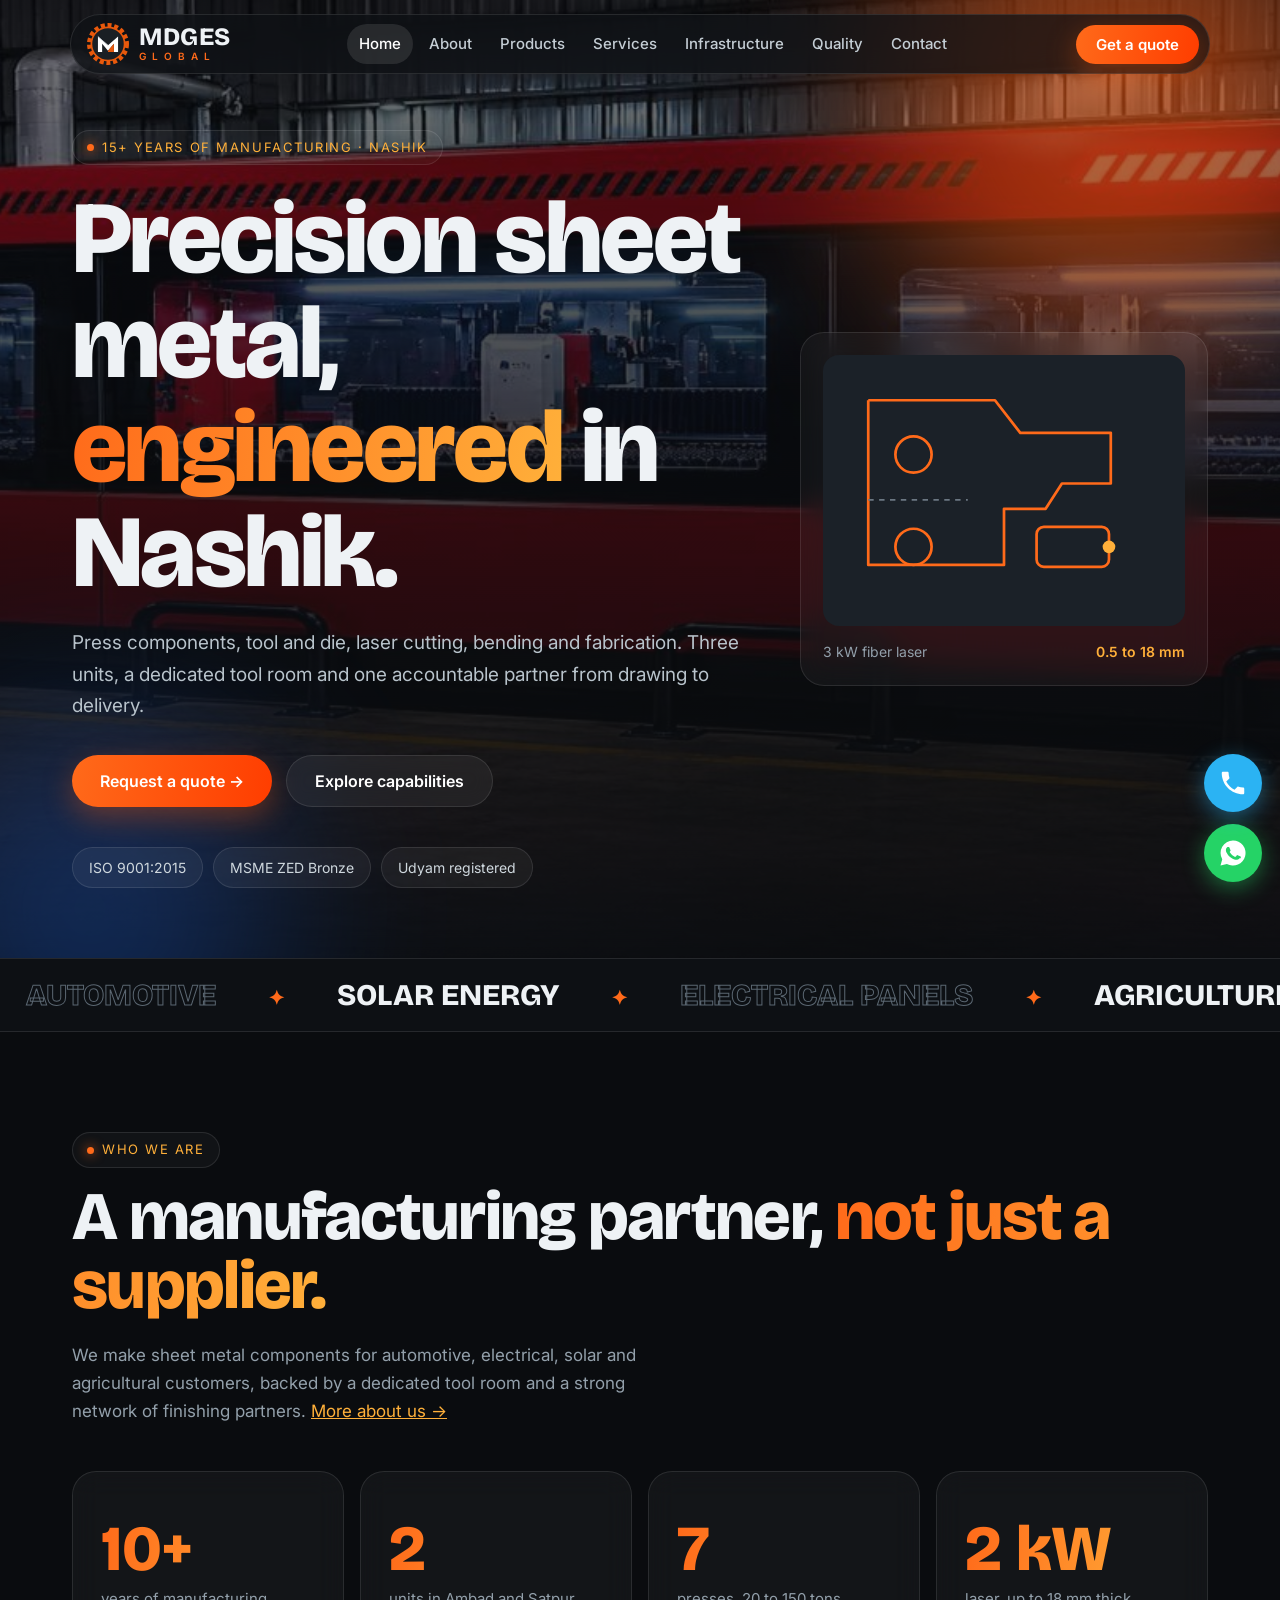
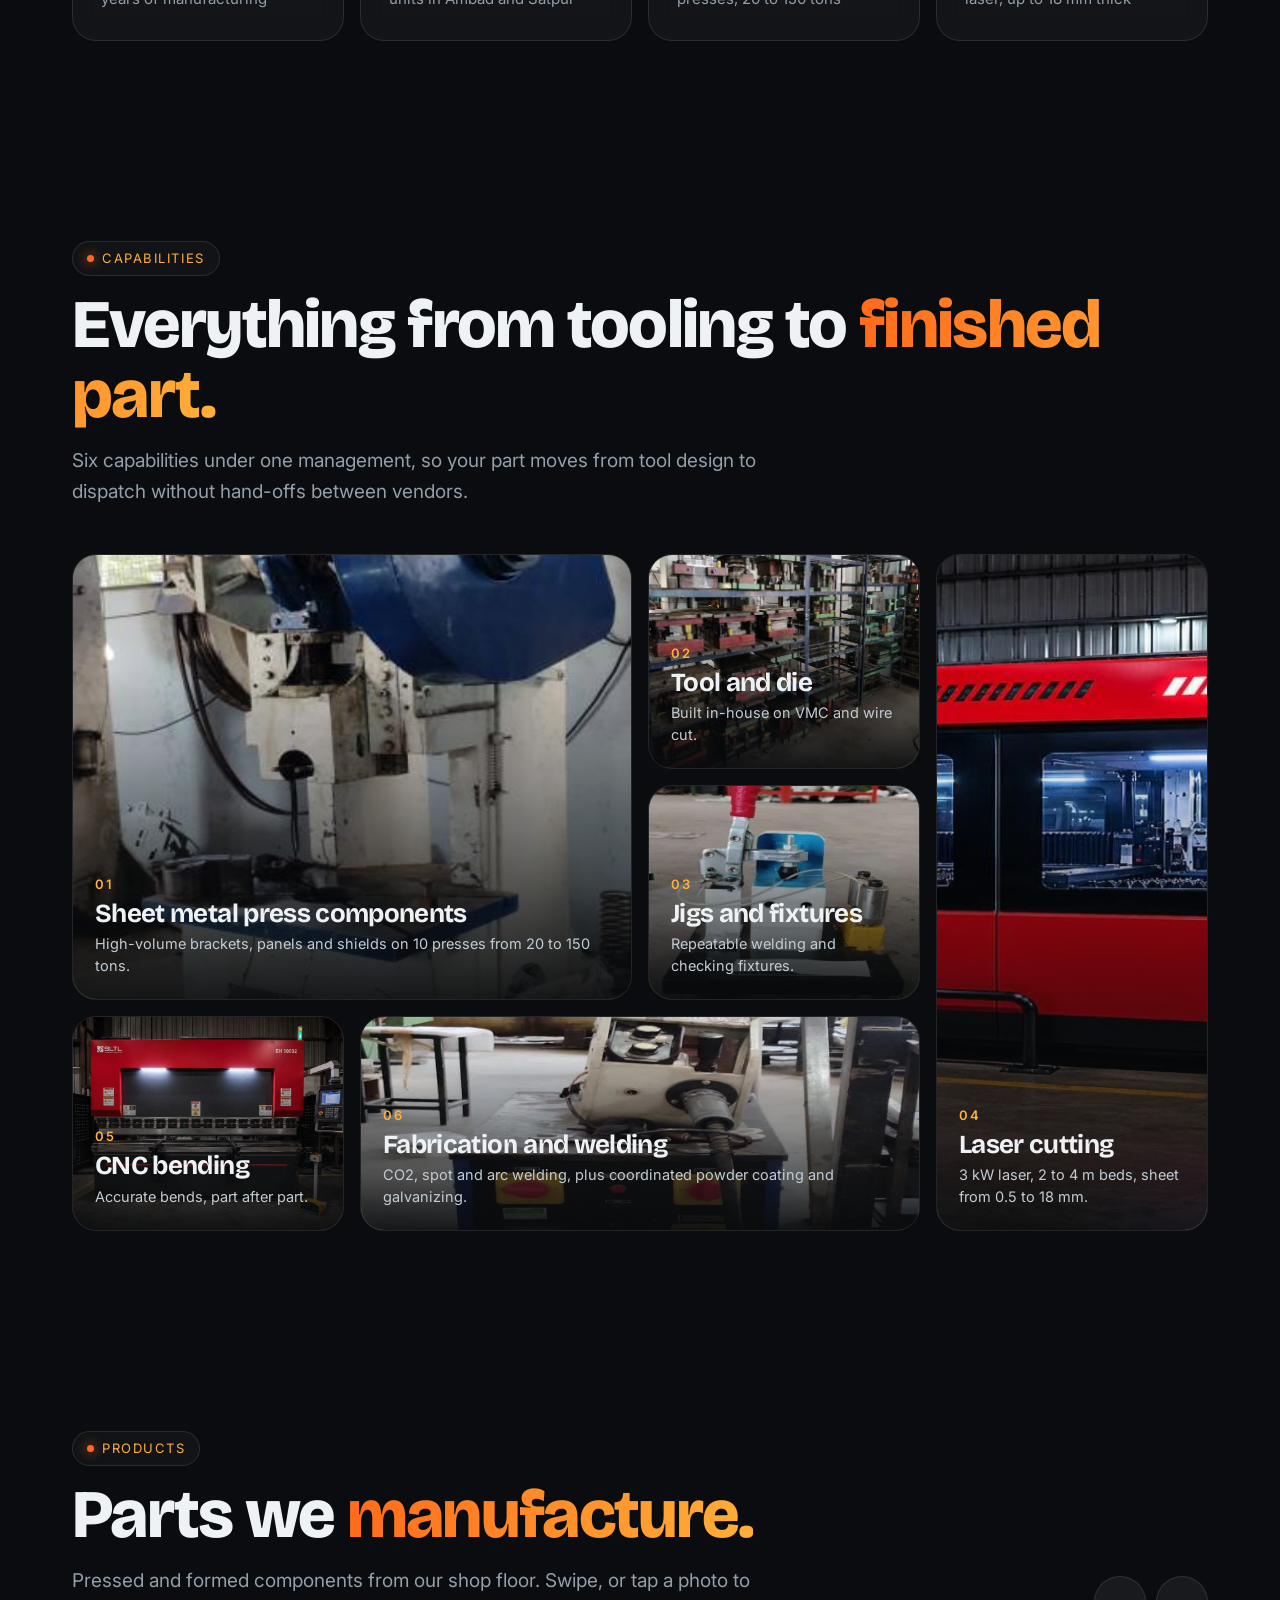
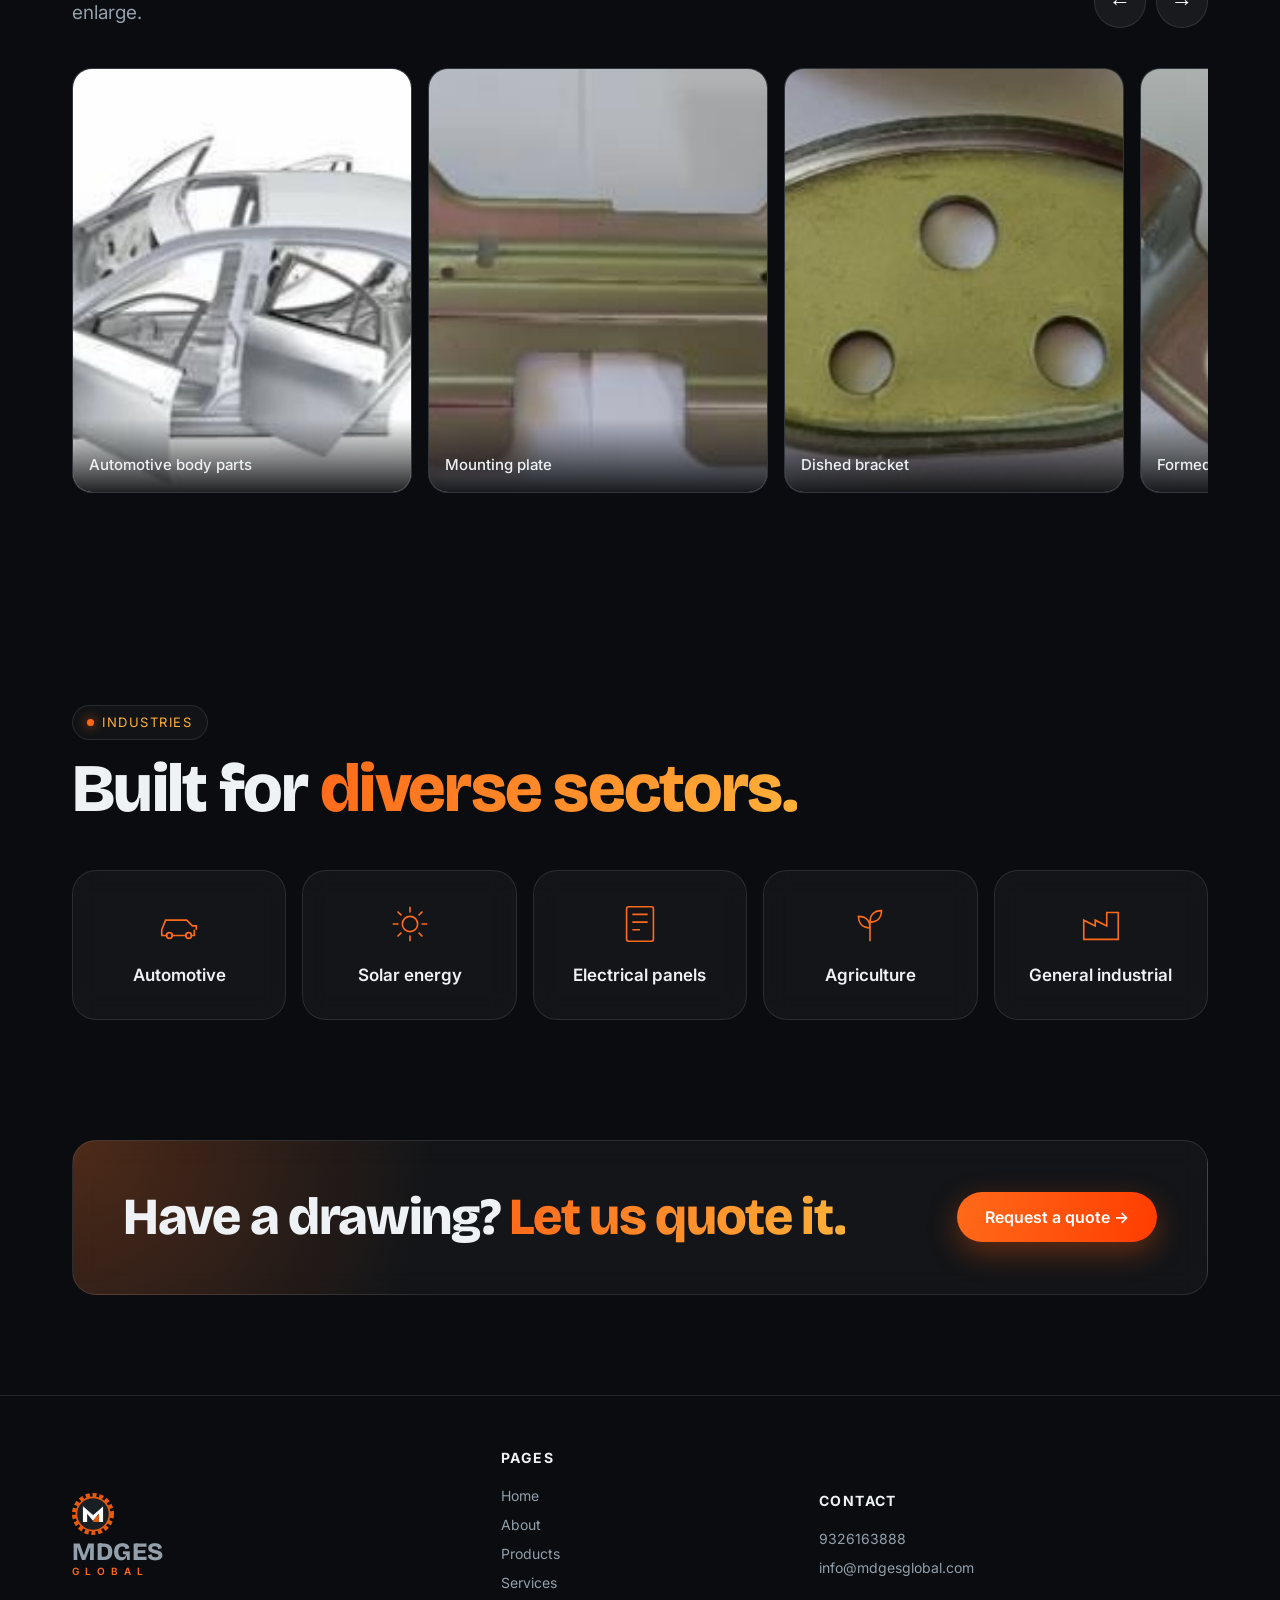
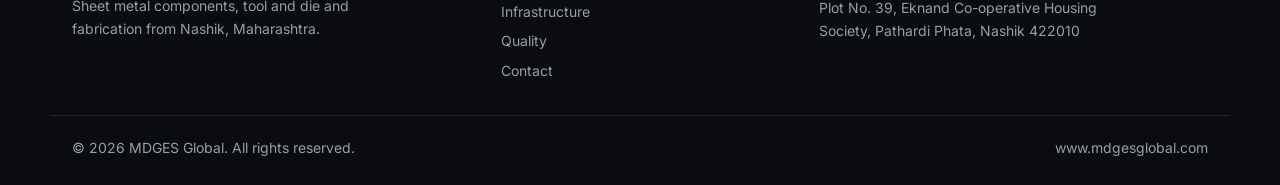
<file: index.html>
<!DOCTYPE html>
<html lang="en"><head><meta charset="utf-8"><link rel="icon" href="images/logo.svg" type="image/svg+xml"><meta name="viewport" content="width=device-width, initial-scale=1"><title>MDGES Global | Precision Sheet Metal, Tool & Die, Fabrication | Nashik</title><meta name="description" content="Sheet metal press components, tool and die, laser cutting, bending and fabrication for automotive, solar, electrical and agricultural industries in Nashik."><meta name="theme-color" content="#0a0c0f">
<link rel="preconnect" href="https://fonts.googleapis.com"><link rel="preconnect" href="https://fonts.gstatic.com" crossorigin>
<link href="https://fonts.googleapis.com/css2?family=Bricolage+Grotesque:opsz,wght@12..96,600;800&family=Inter:wght@400;500;600&display=swap" rel="stylesheet"><link rel="stylesheet" href="styles.css"></head><body><div id="bar"></div>
<header class="nav"><a class="brand" href="index.html" aria-label="MDGES Global home"><svg viewBox="0 0 48 48" xmlns="http://www.w3.org/2000/svg"><circle cx="24" cy="24" r="21.5" fill="none" stroke="#e8590c" stroke-width="5" stroke-dasharray="4.6 3.1"/><circle cx="24" cy="24" r="19" fill="#1a1f24" stroke="#e8590c" stroke-width="2"/><path d="M12.5 33V15.5l11.5 10 11.5-10V33h-4.8v-9.2L24 31.800l-6.700-8V33z" fill="#fff"/><path d="M24 31.800l6.700-8V33H24z" fill="#e8590c"/><path d="M12.500 15.500L24 25.500" stroke="#c9d1d7" stroke-width="1"/></svg><span><b>MDGES</b><small>GLOBAL</small></span></a><nav aria-label="Main"><ul id="links"><li><a href="index.html" class="on" aria-current="page">Home</a></li><li><a href="about.html">About</a></li><li><a href="products.html">Products</a></li><li><a href="services.html">Services</a></li><li><a href="infrastructure.html">Infrastructure</a></li><li><a href="quality.html">Quality</a></li><li><a href="contact.html">Contact</a></li></ul></nav><a class="btn sm" href="contact.html">Get a quote</a><button class="menu" aria-label="Menu" aria-expanded="false">&#9776;</button></header>
<main id="top"><section class="hero">
 <div class="blob b1"></div><div class="blob b2"></div>
 <div class="wrap">
  <div>
   <span class="tag">15+ years of manufacturing &middot; Nashik</span>
   <h1>Precision sheet metal, <em>engineered</em> in Nashik.</h1>
   <p class="lead">Press components, tool and die, laser cutting, bending and fabrication. Three units, a dedicated tool room and one accountable partner from drawing to delivery.</p>
   <div class="cta"><a class="btn" href="contact.html">Request a quote &rarr;</a><a class="btn o" href="services.html">Explore capabilities</a></div>
   <div class="trust"><span>ISO 9001:2015</span><span>MSME ZED Bronze</span><span>Udyam registered</span></div>
  </div>
  <div class="hcard gl" aria-hidden="true">
   <svg viewBox="0 0 400 300"><rect width="400" height="300" fill="#1b2128"/><g class="cut" fill="none" stroke="#ff6a1a" stroke-width="3" stroke-linejoin="round"><path d="M50 50h140l28 36h100v56h-54l-18 28h-46v62h-150z"/><circle cx="100" cy="110" r="20"/><circle cx="100" cy="212" r="20"/><rect x="236" y="190" width="80" height="44" rx="8"/></g><path d="M50 160h110" stroke="#6b7782" stroke-dasharray="6 6" stroke-width="2"/><circle cx="316" cy="212" r="7" fill="#ffb03a"/></svg>
   <p><span>3 kW fiber laser</span><b>0.5 to 18 mm</b></p>
  </div>
 </div>
</section><div class="marq" aria-hidden="true"><div><span>Automotive</span><span>Solar energy</span><span>Electrical panels</span><span>Agriculture</span><span>Press components</span><span>Tool and die</span><span>Laser cutting</span><span>Fabrication</span><span>Automotive</span><span>Solar energy</span><span>Electrical panels</span><span>Agriculture</span><span>Press components</span><span>Tool and die</span><span>Laser cutting</span><span>Fabrication</span></div></div><section><div class="wrap"><span class="tag">Who we are</span><h2>A manufacturing partner, <em>not just a supplier.</em></h2><div class="intro"><p>We make sheet metal components for automotive, electrical, solar and agricultural customers, backed by a dedicated tool room and a strong network of finishing partners. <a href="about.html" style="color:var(--a2)">More about us &rarr;</a></p><div></div></div><div class="bento" style="grid-template-columns:repeat(4,1fr)"><div class="stat gl"><b><i data-to="15" style="font-style:normal">0</i>+</b><span>years of manufacturing</span></div>
  <div class="stat gl"><b><i data-to="3" style="font-style:normal">0</i></b><span>units in Ambad and Satpur</span></div>
  <div class="stat gl"><b><i data-to="10" style="font-style:normal">0</i></b><span>presses, 20 to 150 tons</span></div>
  <div class="stat gl"><b><i data-to="3" style="font-style:normal">0</i> kW</b><span>laser, up to 18 mm thick</span></div></div></div></section><section id="capabilities"><div class="wrap">
 <span class="tag">Capabilities</span>
 <h2>Everything from tooling to <em>finished part.</em></h2>
 <p class="lead">Six capabilities under one management, so your part moves from tool design to dispatch without hand-offs between vendors.</p>
 <div class="cap">
  <article class="cc c1"><img src="images/g22.jpg" alt="Power press" loading="lazy"><div><i>01</i><h3>Sheet metal press components</h3><p>High-volume brackets, panels and shields on 10 presses from 20 to 150 tons.</p></div></article>
  <article class="cc c2"><img src="images/tool-die.jpg" alt="Press tools" loading="lazy"><div><i>02</i><h3>Tool and die</h3><p>Built in-house on VMC and wire cut.</p></div></article>
  <article class="cc c3"><img src="images/jigs.jpg" alt="Fixture" loading="lazy"><div><i>03</i><h3>Jigs and fixtures</h3><p>Repeatable welding and checking fixtures.</p></div></article>
  <article class="cc c4"><img src="images/laser.jpg" alt="Laser cutting line" loading="lazy"><div><i>04</i><h3>Laser cutting</h3><p>3 kW laser, 2 to 4 m beds, sheet from 0.5 to 18 mm.</p></div></article>
  <article class="cc c5"><img src="images/bending.jpg" alt="CNC press brake" loading="lazy"><div><i>05</i><h3>CNC bending</h3><p>Accurate bends, part after part.</p></div></article>
  <article class="cc c6"><img src="images/fabrication.jpg" alt="Welding" loading="lazy"><div><i>06</i><h3>Fabrication and welding</h3><p>CO2, spot and arc welding, plus coordinated powder coating and galvanizing.</p></div></article>
 </div>
</div></section><section id="products"><div class="wrap">
 <div class="rh"><div><span class="tag">Products</span><h2>Parts we <em>manufacture.</em></h2><p class="lead">Pressed and formed components from our shop floor. Swipe, or tap a photo to enlarge.</p></div>
 <div class="arr"><button id="pv" aria-label="Previous">&larr;</button><button id="nx" aria-label="Next">&rarr;</button></div></div>
 <div class="prod" id="rail"><figure data-cap="Automotive body parts"><img src="images/part5.jpg" alt="Automotive body parts" loading="lazy"><figcaption>Automotive body parts</figcaption></figure><figure data-cap="Mounting plate"><img src="images/part6.jpg" alt="Mounting plate" loading="lazy"><figcaption>Mounting plate</figcaption></figure><figure data-cap="Dished bracket"><img src="images/part7.jpg" alt="Dished bracket" loading="lazy"><figcaption>Dished bracket</figcaption></figure><figure data-cap="Formed bracket"><img src="images/part8.jpg" alt="Formed bracket" loading="lazy"><figcaption>Formed bracket</figcaption></figure><figure data-cap="Box bracket"><img src="images/part9.jpg" alt="Box bracket" loading="lazy"><figcaption>Box bracket</figcaption></figure><figure data-cap="Side bracket"><img src="images/part10.jpg" alt="Side bracket" loading="lazy"><figcaption>Side bracket</figcaption></figure><figure data-cap="Heat shield"><img src="images/part11.jpg" alt="Heat shield" loading="lazy"><figcaption>Heat shield</figcaption></figure><figure data-cap="Floor shield"><img src="images/part12.jpg" alt="Floor shield" loading="lazy"><figcaption>Floor shield</figcaption></figure></div>
</div></section><section id="industries"><div class="wrap">
 <span class="tag">Industries</span>
 <h2>Built for <em>diverse sectors.</em></h2>
 <div class="ind"><div class="gl"><svg viewBox="0 0 48 48"><path d="M6 30l4-10h22l6 6h4v4M6 30v6h6m4 0h16m4 0h4v-6"/><circle cx="14" cy="36" r="3"/><circle cx="34" cy="36" r="3"/></svg>Automotive</div><div class="gl"><svg viewBox="0 0 48 48"><circle cx="24" cy="24" r="8"/><path d="M24 6v6M24 36v6M6 24h6M36 24h6M11 11l4 4M33 33l4 4M37 11l-4 4M15 33l-4 4"/></svg>Solar energy</div><div class="gl"><svg viewBox="0 0 48 48"><rect x="10" y="6" width="28" height="36" rx="2"/><path d="M16 14h16M16 22h16M16 30h8"/></svg>Electrical panels</div><div class="gl"><svg viewBox="0 0 48 48"><path d="M24 42V20M24 28c-8 0-12-5-12-12 8 0 12 5 12 12zM24 22c0-7 4-12 12-12 0 7-4 12-12 12z"/></svg>Agriculture</div><div class="gl"><svg viewBox="0 0 48 48"><path d="M6 40V20l12 6V20l12 6V12h12v28z"/></svg>General industrial</div></div>
</div></section><section style="padding-top:20px"><div class="wrap"><div class="band gl"><h2>Have a drawing? <em>Let us quote it.</em></h2><a class="btn" href="contact.html">Request a quote &rarr;</a></div></div></section></main><footer><div class="wrap fgrid"><div><a class="brand" href="index.html"><svg viewBox="0 0 48 48" xmlns="http://www.w3.org/2000/svg"><circle cx="24" cy="24" r="21.5" fill="none" stroke="#e8590c" stroke-width="5" stroke-dasharray="4.6 3.1"/><circle cx="24" cy="24" r="19" fill="#1a1f24" stroke="#e8590c" stroke-width="2"/><path d="M12.5 33V15.5l11.5 10 11.5-10V33h-4.8v-9.2L24 31.800l-6.700-8V33z" fill="#fff"/><path d="M24 31.800l6.700-8V33H24z" fill="#e8590c"/><path d="M12.500 15.500L24 25.500" stroke="#c9d1d7" stroke-width="1"/></svg><span><b>MDGES</b><small>GLOBAL</small></span></a><p>Sheet metal components, tool and die and fabrication from Nashik, Maharashtra.</p></div><div><h4>Pages</h4><a href="index.html">Home</a><a href="about.html">About</a><a href="products.html">Products</a><a href="services.html">Services</a><a href="infrastructure.html">Infrastructure</a><a href="quality.html">Quality</a><a href="contact.html">Contact</a></div><div><h4>Contact</h4><a href="tel:+919326163888">9326163888</a><a href="mailto:info@mdgesglobal.com">info@mdgesglobal.com</a><p>Plot No. 39, Eknand Co-operative Housing Society, Pathardi Phata, Nashik 422010</p></div></div><div class="wrap copy"><span>&copy; <span id="yr"></span> MDGES Global. All rights reserved.</span><span>www.mdgesglobal.com</span></div></footer>
<a class="wa" href="https://wa.me/919326163888" aria-label="Chat on WhatsApp"><svg viewBox="0 0 24 24"><path d="M12 2a10 10 0 00-8.6 15L2 22l5.1-1.3A10 10 0 1012 2zm5.2 14.2c-.2.6-1.3 1.2-1.8 1.2-.5.1-1 .2-3.3-.7-2.8-1.2-4.6-4-4.7-4.2-.1-.2-1.1-1.5-1.1-2.8s.7-2 1-2.3c.2-.3.5-.3.7-.3h.5c.2 0 .4 0 .6.5l.9 2.1c.1.2.1.4 0 .5l-.4.6c-.1.2-.3.3-.1.6.2.3.8 1.3 1.7 2.1 1.2 1 2.1 1.300 2.400 1.500.3.100.5.100.6-.1l.9-1.100c.2-.3.4-.2.600-.1l2 .9c.3.1.5.2.5.3.1.2.1.8-.1 1.3z"/></svg></a><a class="wa call" href="tel:+919326163888" aria-label="Call us"><svg viewBox="0 0 24 24"><path d="M6.6 10.800c1.400 2.800 3.800 5.100 6.600 6.600l2.200-2.200c.3-.3.7-.4 1-.2 1.100.4 2.300.6 3.600.6.600 0 1 .4 1 1V20c0 .6-.4 1-1 1C10.600 21 3 13.400 3 4c0-.6.400-1 1-1h3.500c.6 0 1 .4 1 1 0 1.300.2 2.500.6 3.600.1.300 0 .7-.2 1z"/></svg></a><script src="main.js"></script></body></html>
</file>
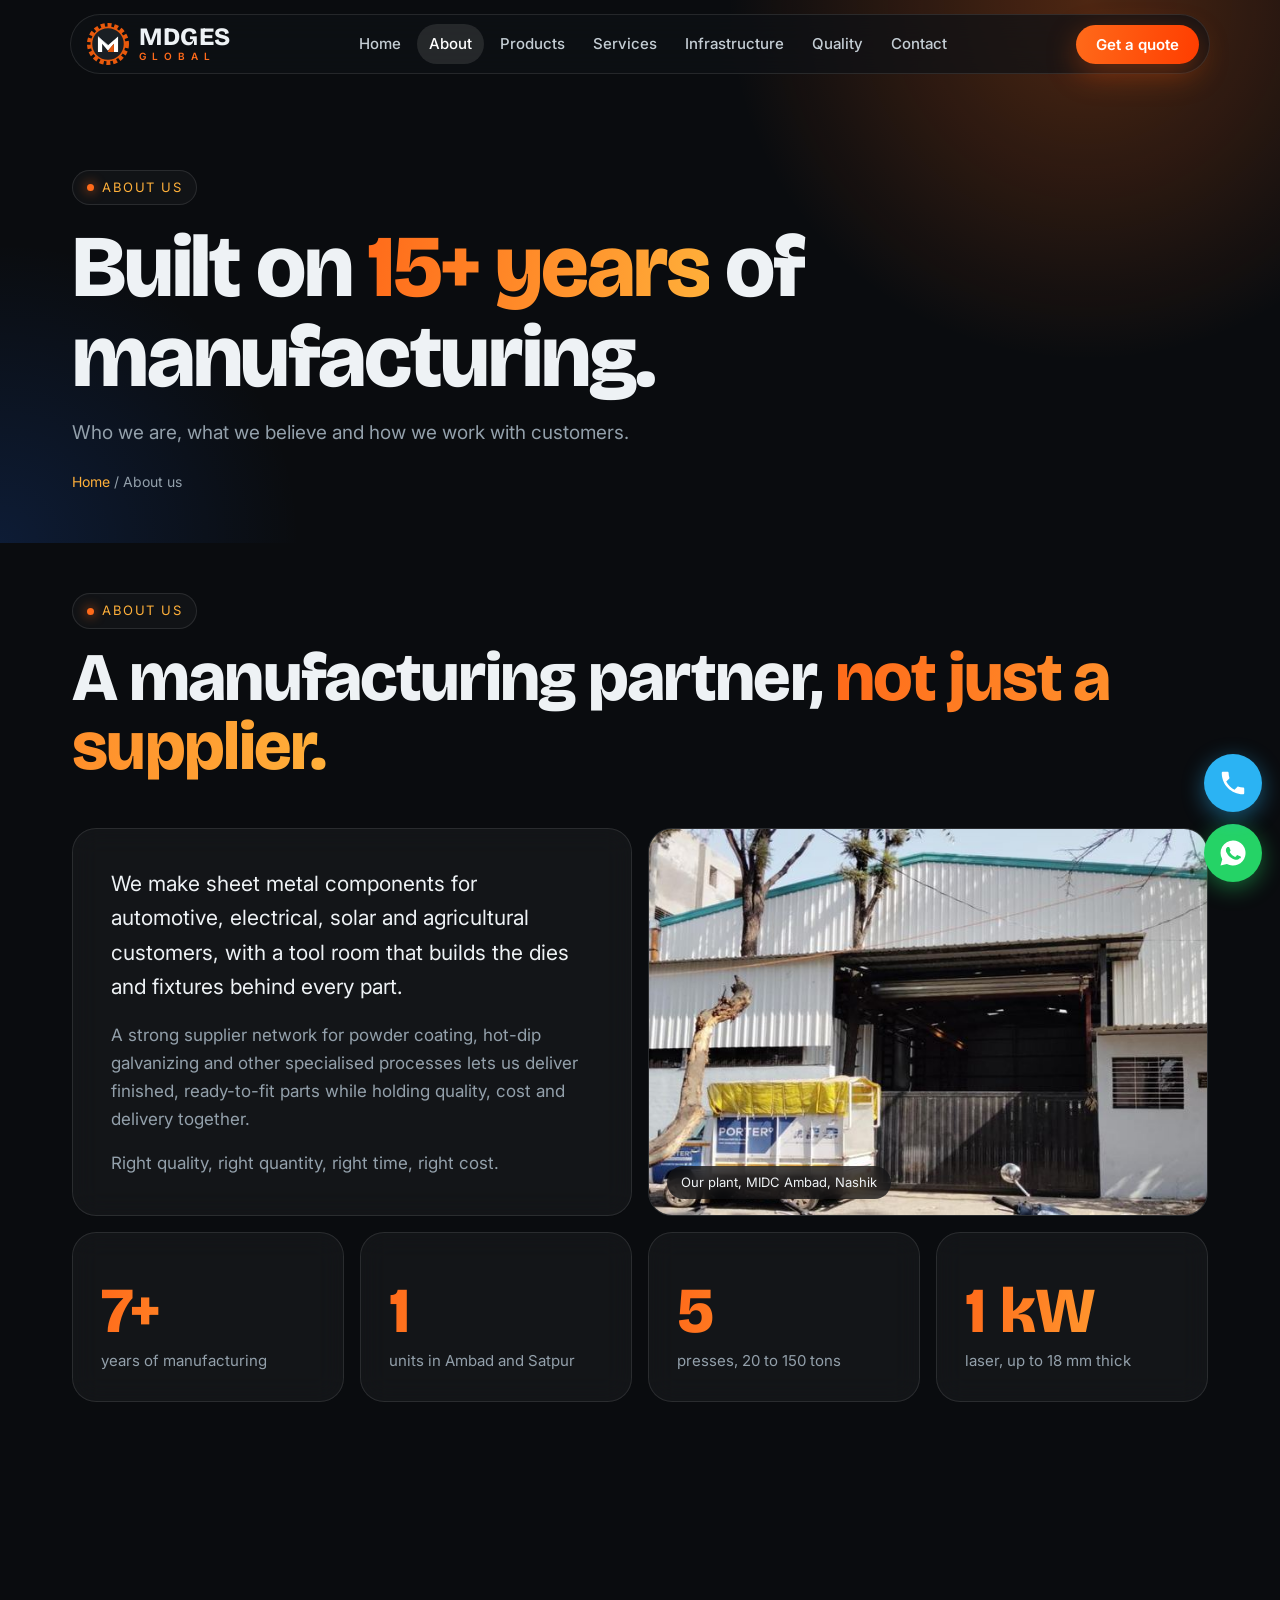
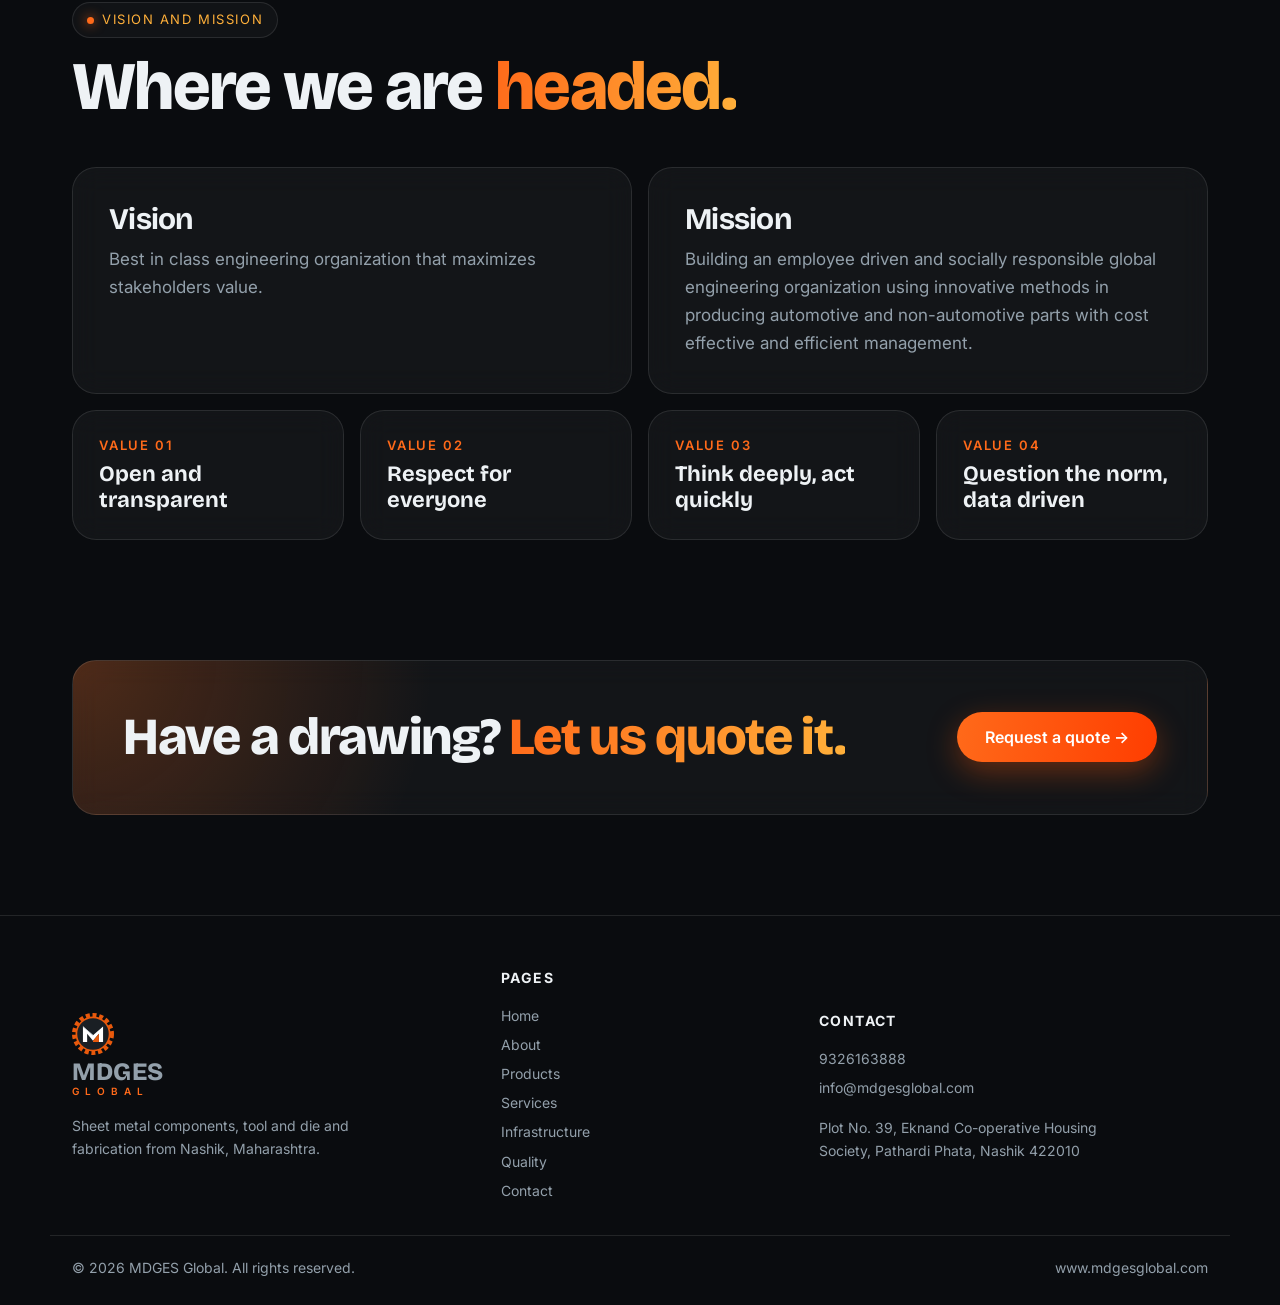
<file: about.html>
<!DOCTYPE html>
<html lang="en"><head><meta charset="utf-8"><link rel="icon" href="images/logo.svg" type="image/svg+xml"><meta name="viewport" content="width=device-width, initial-scale=1"><title>About Us | MDGES Global</title><meta name="description" content="About MDGES Global: 15+ years of sheet metal manufacturing across three units in Ambad and Satpur, Nashik."><meta name="theme-color" content="#0a0c0f">
<link rel="preconnect" href="https://fonts.googleapis.com"><link rel="preconnect" href="https://fonts.gstatic.com" crossorigin>
<link href="https://fonts.googleapis.com/css2?family=Bricolage+Grotesque:opsz,wght@12..96,600;800&family=Inter:wght@400;500;600&display=swap" rel="stylesheet"><link rel="stylesheet" href="styles.css"></head><body><div id="bar"></div>
<header class="nav"><a class="brand" href="index.html" aria-label="MDGES Global home"><svg viewBox="0 0 48 48" xmlns="http://www.w3.org/2000/svg"><circle cx="24" cy="24" r="21.5" fill="none" stroke="#e8590c" stroke-width="5" stroke-dasharray="4.6 3.1"/><circle cx="24" cy="24" r="19" fill="#1a1f24" stroke="#e8590c" stroke-width="2"/><path d="M12.5 33V15.5l11.5 10 11.5-10V33h-4.8v-9.2L24 31.800l-6.700-8V33z" fill="#fff"/><path d="M24 31.800l6.700-8V33H24z" fill="#e8590c"/><path d="M12.500 15.500L24 25.500" stroke="#c9d1d7" stroke-width="1"/></svg><span><b>MDGES</b><small>GLOBAL</small></span></a><nav aria-label="Main"><ul id="links"><li><a href="index.html">Home</a></li><li><a href="about.html" class="on" aria-current="page">About</a></li><li><a href="products.html">Products</a></li><li><a href="services.html">Services</a></li><li><a href="infrastructure.html">Infrastructure</a></li><li><a href="quality.html">Quality</a></li><li><a href="contact.html">Contact</a></li></ul></nav><a class="btn sm" href="contact.html">Get a quote</a><button class="menu" aria-label="Menu" aria-expanded="false">&#9776;</button></header>
<main><section class="pg"><div class="wrap"><span class="tag">About us</span><h1>Built on <em>15+ years</em> of manufacturing.</h1><p class="lead">Who we are, what we believe and how we work with customers.</p><p class="crumb"><a href="index.html">Home</a> / About us</p></div></section><section id="about"><div class="wrap">
 <span class="tag">About us</span>
 <h2>A manufacturing partner, <em>not just a supplier.</em></h2>
 <div class="bento">
  <div class="about gl">
   <p>We make sheet metal components for automotive, electrical, solar and agricultural customers, with a tool room that builds the dies and fixtures behind every part.</p>
   <p>A strong supplier network for powder coating, hot-dip galvanizing and other specialised processes lets us deliver finished, ready-to-fit parts while holding quality, cost and delivery together.</p>
   <p>Right quality, right quantity, right time, right cost.</p>
  </div>
  <div class="photo gl"><img src="images/plant.jpg" alt="MDGES Global plant" loading="lazy"><span>Our plant, MIDC Ambad, Nashik</span></div>
  <div class="stat gl"><b><i data-to="15" style="font-style:normal">0</i>+</b><span>years of manufacturing</span></div>
  <div class="stat gl"><b><i data-to="3" style="font-style:normal">0</i></b><span>units in Ambad and Satpur</span></div>
  <div class="stat gl"><b><i data-to="10" style="font-style:normal">0</i></b><span>presses, 20 to 150 tons</span></div>
  <div class="stat gl"><b><i data-to="3" style="font-style:normal">0</i> kW</b><span>laser, up to 18 mm thick</span></div>
 </div>
</div></section><section><div class="wrap"><span class="tag">Vision and mission</span><h2>Where we are <em>headed.</em></h2>
<div class="two"><div class="gl"><h3>Vision</h3><p>Best in class engineering organization that maximizes stakeholders value.</p></div>
<div class="gl"><h3>Mission</h3><p>Building an employee driven and socially responsible global engineering organization using innovative methods in producing automotive and non-automotive parts with cost effective and efficient management.</p></div></div>
<div class="vals"><div class="gl"><i>VALUE 01</i>Open and transparent</div><div class="gl"><i>VALUE 02</i>Respect for everyone</div><div class="gl"><i>VALUE 03</i>Think deeply, act quickly</div><div class="gl"><i>VALUE 04</i>Question the norm, data driven</div></div></div></section><section style="padding-top:20px"><div class="wrap"><div class="band gl"><h2>Have a drawing? <em>Let us quote it.</em></h2><a class="btn" href="contact.html">Request a quote &rarr;</a></div></div></section></main><footer><div class="wrap fgrid"><div><a class="brand" href="index.html"><svg viewBox="0 0 48 48" xmlns="http://www.w3.org/2000/svg"><circle cx="24" cy="24" r="21.5" fill="none" stroke="#e8590c" stroke-width="5" stroke-dasharray="4.6 3.1"/><circle cx="24" cy="24" r="19" fill="#1a1f24" stroke="#e8590c" stroke-width="2"/><path d="M12.5 33V15.5l11.5 10 11.5-10V33h-4.8v-9.2L24 31.800l-6.700-8V33z" fill="#fff"/><path d="M24 31.800l6.700-8V33H24z" fill="#e8590c"/><path d="M12.500 15.500L24 25.500" stroke="#c9d1d7" stroke-width="1"/></svg><span><b>MDGES</b><small>GLOBAL</small></span></a><p>Sheet metal components, tool and die and fabrication from Nashik, Maharashtra.</p></div><div><h4>Pages</h4><a href="index.html">Home</a><a href="about.html">About</a><a href="products.html">Products</a><a href="services.html">Services</a><a href="infrastructure.html">Infrastructure</a><a href="quality.html">Quality</a><a href="contact.html">Contact</a></div><div><h4>Contact</h4><a href="tel:+919326163888">9326163888</a><a href="mailto:info@mdgesglobal.com">info@mdgesglobal.com</a><p>Plot No. 39, Eknand Co-operative Housing Society, Pathardi Phata, Nashik 422010</p></div></div><div class="wrap copy"><span>&copy; <span id="yr"></span> MDGES Global. All rights reserved.</span><span>www.mdgesglobal.com</span></div></footer>
<a class="wa" href="https://wa.me/919326163888" aria-label="Chat on WhatsApp"><svg viewBox="0 0 24 24"><path d="M12 2a10 10 0 00-8.6 15L2 22l5.1-1.3A10 10 0 1012 2zm5.2 14.2c-.2.6-1.3 1.2-1.8 1.2-.5.1-1 .2-3.3-.7-2.8-1.2-4.6-4-4.7-4.2-.1-.2-1.1-1.5-1.1-2.8s.7-2 1-2.3c.2-.3.5-.3.7-.3h.5c.2 0 .4 0 .6.5l.9 2.1c.1.2.1.4 0 .5l-.4.6c-.1.2-.3.3-.1.6.2.3.8 1.3 1.7 2.1 1.2 1 2.1 1.300 2.400 1.500.3.100.5.100.6-.1l.9-1.100c.2-.3.4-.2.600-.1l2 .9c.3.1.5.2.5.3.1.2.1.8-.1 1.3z"/></svg></a><a class="wa call" href="tel:+919326163888" aria-label="Call us"><svg viewBox="0 0 24 24"><path d="M6.6 10.800c1.400 2.800 3.800 5.100 6.600 6.600l2.200-2.200c.3-.3.7-.4 1-.2 1.100.4 2.300.6 3.600.6.600 0 1 .4 1 1V20c0 .6-.4 1-1 1C10.600 21 3 13.400 3 4c0-.6.400-1 1-1h3.500c.6 0 1 .4 1 1 0 1.300.2 2.500.6 3.600.1.300 0 .7-.2 1z"/></svg></a><script src="main.js"></script></body></html>
</file>
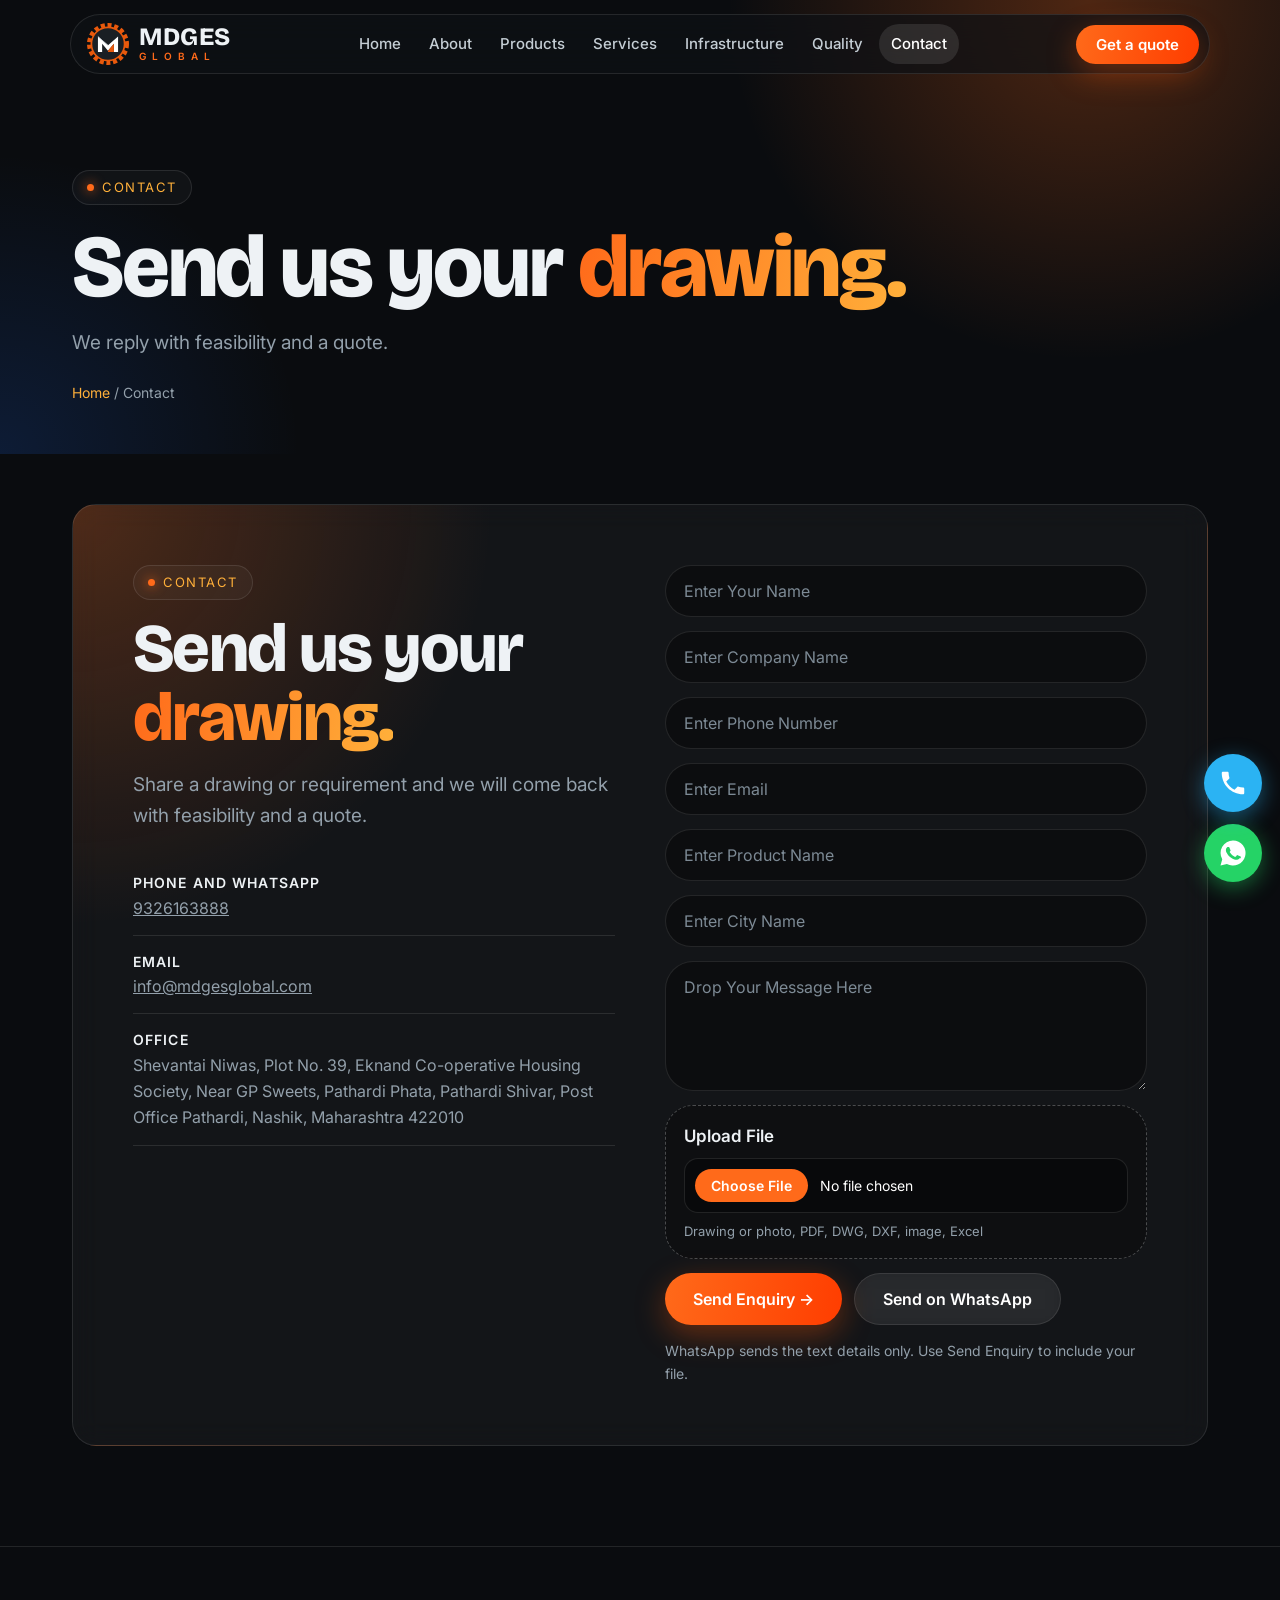
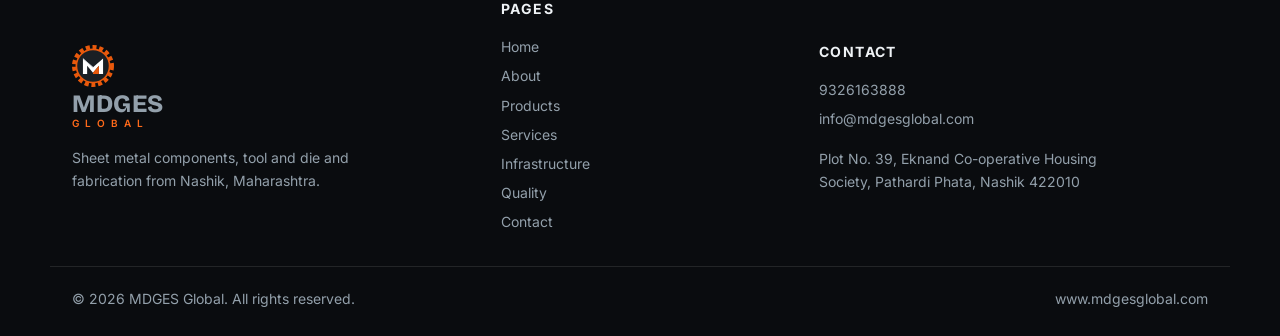
<file: contact.html>
<!DOCTYPE html>
<html lang="en"><head><meta charset="utf-8"><link rel="icon" href="images/logo.svg" type="image/svg+xml"><meta name="viewport" content="width=device-width, initial-scale=1"><title>Contact | MDGES Global</title><meta name="description" content="Contact MDGES Global, Pathardi, Nashik. Phone and WhatsApp 9326163888, info@mdgesglobal.com."><meta name="theme-color" content="#0a0c0f">
<link rel="preconnect" href="https://fonts.googleapis.com"><link rel="preconnect" href="https://fonts.gstatic.com" crossorigin>
<link href="https://fonts.googleapis.com/css2?family=Bricolage+Grotesque:opsz,wght@12..96,600;800&family=Inter:wght@400;500;600&display=swap" rel="stylesheet"><link rel="stylesheet" href="styles.css"></head><body><div id="bar"></div>
<header class="nav"><a class="brand" href="index.html" aria-label="MDGES Global home"><svg viewBox="0 0 48 48" xmlns="http://www.w3.org/2000/svg"><circle cx="24" cy="24" r="21.5" fill="none" stroke="#e8590c" stroke-width="5" stroke-dasharray="4.6 3.1"/><circle cx="24" cy="24" r="19" fill="#1a1f24" stroke="#e8590c" stroke-width="2"/><path d="M12.5 33V15.5l11.5 10 11.5-10V33h-4.8v-9.2L24 31.800l-6.700-8V33z" fill="#fff"/><path d="M24 31.800l6.700-8V33H24z" fill="#e8590c"/><path d="M12.500 15.500L24 25.500" stroke="#c9d1d7" stroke-width="1"/></svg><span><b>MDGES</b><small>GLOBAL</small></span></a><nav aria-label="Main"><ul id="links"><li><a href="index.html">Home</a></li><li><a href="about.html">About</a></li><li><a href="products.html">Products</a></li><li><a href="services.html">Services</a></li><li><a href="infrastructure.html">Infrastructure</a></li><li><a href="quality.html">Quality</a></li><li><a href="contact.html" class="on" aria-current="page">Contact</a></li></ul></nav><a class="btn sm" href="contact.html">Get a quote</a><button class="menu" aria-label="Menu" aria-expanded="false">&#9776;</button></header>
<main><section class="pg"><div class="wrap"><span class="tag">Contact</span><h1>Send us your <em>drawing.</em></h1><p class="lead">We reply with feasibility and a quote.</p><p class="crumb"><a href="index.html">Home</a> / Contact</p></div></section><section id="contact"><div class="wrap">
 <div class="ctc gl">
  <div>
   <span class="tag">Contact</span>
   <h2>Send us your <em>drawing.</em></h2>
   <p class="lead">Share a drawing or requirement and we will come back with feasibility and a quote.</p>
   <ul>
    <li><b>Phone and WhatsApp</b><a href="tel:+919326163888">9326163888</a></li>
    <li><b>Email</b><a href="mailto:info@mdgesglobal.com">info@mdgesglobal.com</a></li>
    <li><b>Office</b>Shevantai Niwas, Plot No. 39, Eknand Co-operative Housing Society, Near GP Sweets, Pathardi Phata, Pathardi Shivar, Post Office Pathardi, Nashik, Maharashtra 422010</li>
   </ul>
  </div>
  <form id="enq" action="https://formsubmit.co/info@mdgesglobal.com" method="POST" enctype="multipart/form-data">
   <input type="hidden" name="_subject" value="New website enquiry - MDGES Global"><input type="hidden" name="_captcha" value="false"><input type="hidden" name="_template" value="table"><input type="hidden" name="_next" value="https://www.mdgesglobal.com/contact.html?sent=1">
   <p id="sent" class="ok" hidden>Thank you. Your enquiry has been sent, we will contact you soon.</p>
   <input name="name" placeholder="Enter Your Name" required aria-label="Your name">
   <input name="company" placeholder="Enter Company Name" aria-label="Company name">
   <input name="phone" type="tel" placeholder="Enter Phone Number" required aria-label="Phone number">
   <input name="email" type="email" placeholder="Enter Email" required aria-label="Email">
   <input name="product" placeholder="Enter Product Name" aria-label="Product name">
   <input name="city" placeholder="Enter City Name" aria-label="City name">
   <textarea name="message" placeholder="Drop Your Message Here" required aria-label="Message"></textarea>
   <label class="up">Upload File<input type="file" name="attachment" accept=".pdf,.dwg,.dxf,.step,.stp,.png,.jpg,.jpeg,.xlsx,.xls,.doc,.docx"><small>Drawing or photo, PDF, DWG, DXF, image, Excel</small></label>
   <div class="fb"><button class="btn" type="submit">Send Enquiry &rarr;</button><button class="btn o" type="button" id="wabtn">Send on WhatsApp</button></div>
   <p class="fn">WhatsApp sends the text details only. Use Send Enquiry to include your file.</p>
  </form>
 </div>
</div></section></main><footer><div class="wrap fgrid"><div><a class="brand" href="index.html"><svg viewBox="0 0 48 48" xmlns="http://www.w3.org/2000/svg"><circle cx="24" cy="24" r="21.5" fill="none" stroke="#e8590c" stroke-width="5" stroke-dasharray="4.6 3.1"/><circle cx="24" cy="24" r="19" fill="#1a1f24" stroke="#e8590c" stroke-width="2"/><path d="M12.5 33V15.5l11.5 10 11.5-10V33h-4.8v-9.2L24 31.800l-6.700-8V33z" fill="#fff"/><path d="M24 31.800l6.700-8V33H24z" fill="#e8590c"/><path d="M12.500 15.500L24 25.500" stroke="#c9d1d7" stroke-width="1"/></svg><span><b>MDGES</b><small>GLOBAL</small></span></a><p>Sheet metal components, tool and die and fabrication from Nashik, Maharashtra.</p></div><div><h4>Pages</h4><a href="index.html">Home</a><a href="about.html">About</a><a href="products.html">Products</a><a href="services.html">Services</a><a href="infrastructure.html">Infrastructure</a><a href="quality.html">Quality</a><a href="contact.html">Contact</a></div><div><h4>Contact</h4><a href="tel:+919326163888">9326163888</a><a href="mailto:info@mdgesglobal.com">info@mdgesglobal.com</a><p>Plot No. 39, Eknand Co-operative Housing Society, Pathardi Phata, Nashik 422010</p></div></div><div class="wrap copy"><span>&copy; <span id="yr"></span> MDGES Global. All rights reserved.</span><span>www.mdgesglobal.com</span></div></footer>
<a class="wa" href="https://wa.me/919326163888" aria-label="Chat on WhatsApp"><svg viewBox="0 0 24 24"><path d="M12 2a10 10 0 00-8.6 15L2 22l5.1-1.3A10 10 0 1012 2zm5.2 14.2c-.2.6-1.3 1.2-1.8 1.2-.5.1-1 .2-3.3-.7-2.8-1.2-4.6-4-4.7-4.2-.1-.2-1.1-1.5-1.1-2.8s.7-2 1-2.3c.2-.3.5-.3.7-.3h.5c.2 0 .4 0 .6.5l.9 2.1c.1.2.1.4 0 .5l-.4.6c-.1.2-.3.3-.1.6.2.3.8 1.3 1.7 2.1 1.2 1 2.1 1.300 2.400 1.500.3.100.5.100.6-.1l.9-1.100c.2-.3.4-.2.600-.1l2 .9c.3.1.5.2.5.3.1.2.1.8-.1 1.3z"/></svg></a><a class="wa call" href="tel:+919326163888" aria-label="Call us"><svg viewBox="0 0 24 24"><path d="M6.6 10.800c1.400 2.800 3.800 5.100 6.600 6.600l2.200-2.200c.3-.3.7-.4 1-.2 1.100.4 2.300.6 3.600.6.600 0 1 .4 1 1V20c0 .6-.4 1-1 1C10.600 21 3 13.400 3 4c0-.6.400-1 1-1h3.500c.6 0 1 .4 1 1 0 1.300.2 2.500.6 3.600.1.300 0 .7-.2 1z"/></svg></a><script src="main.js"></script></body></html>
</file>
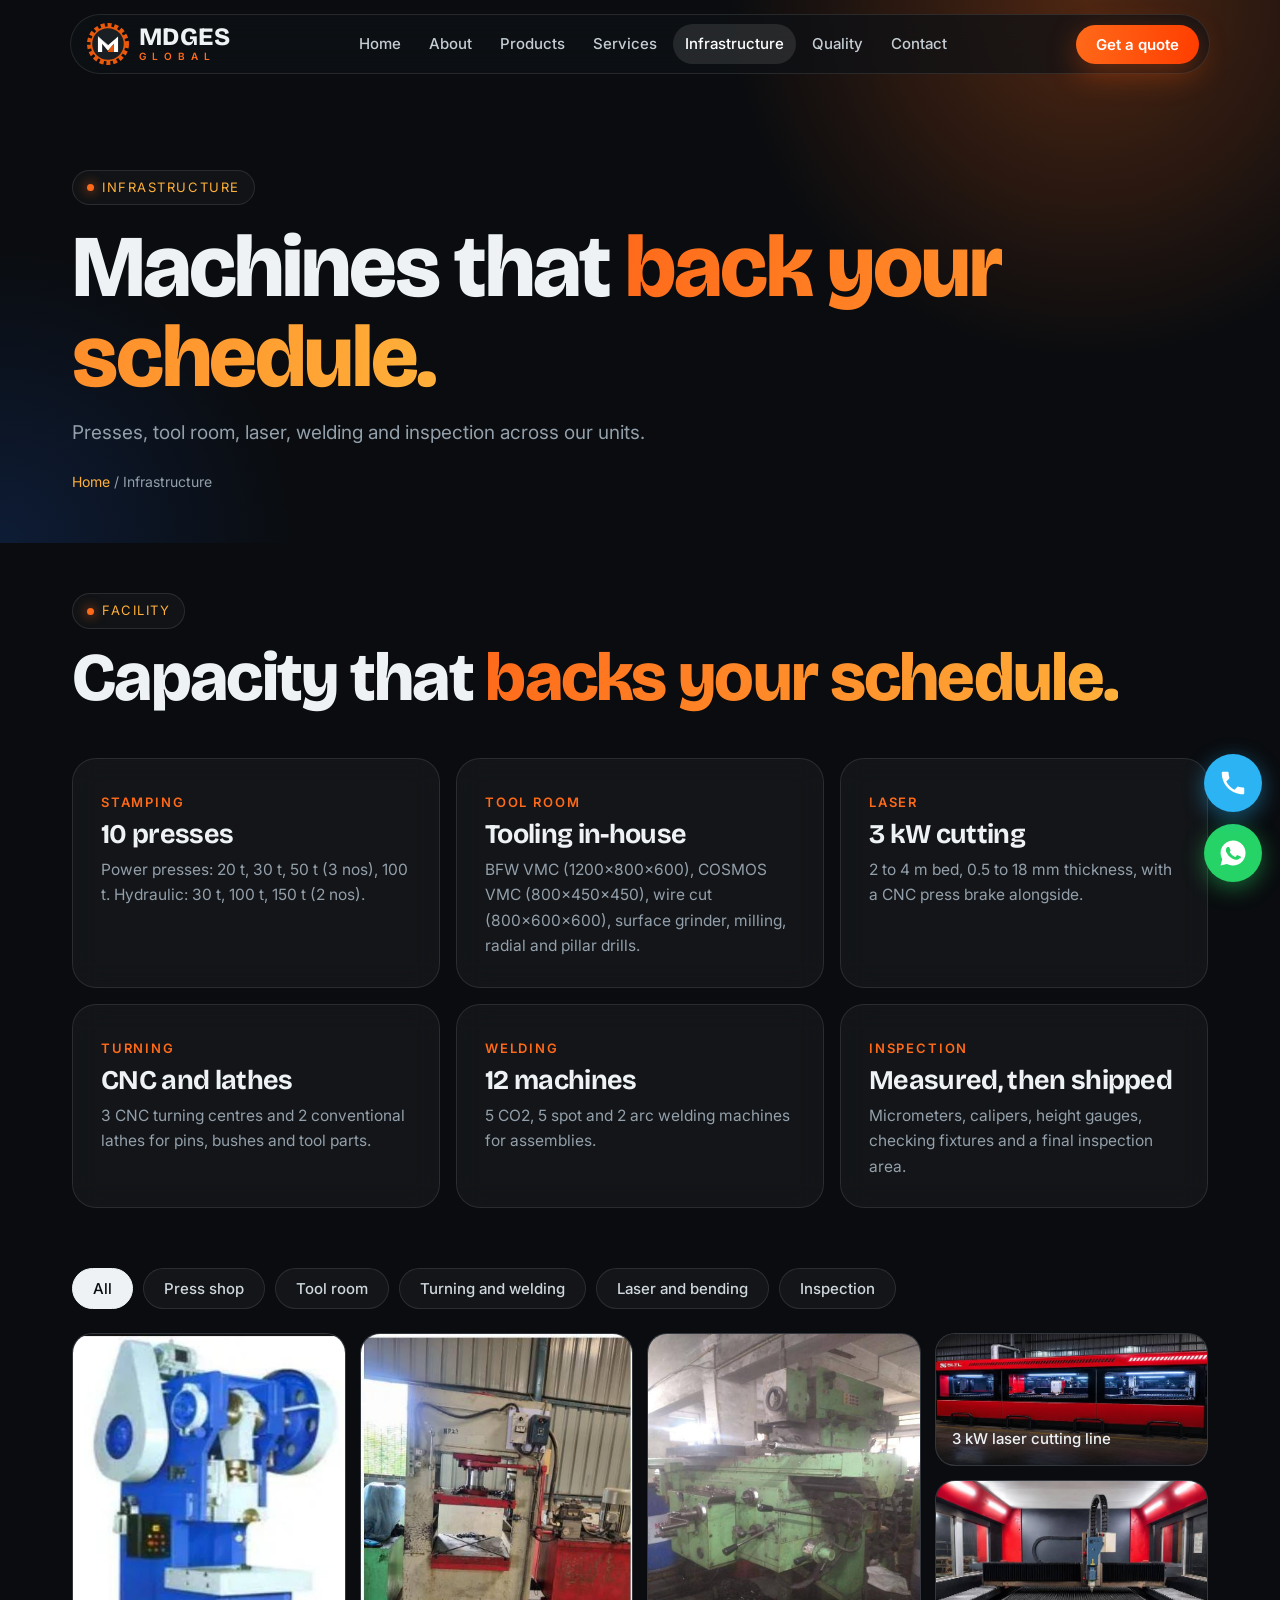
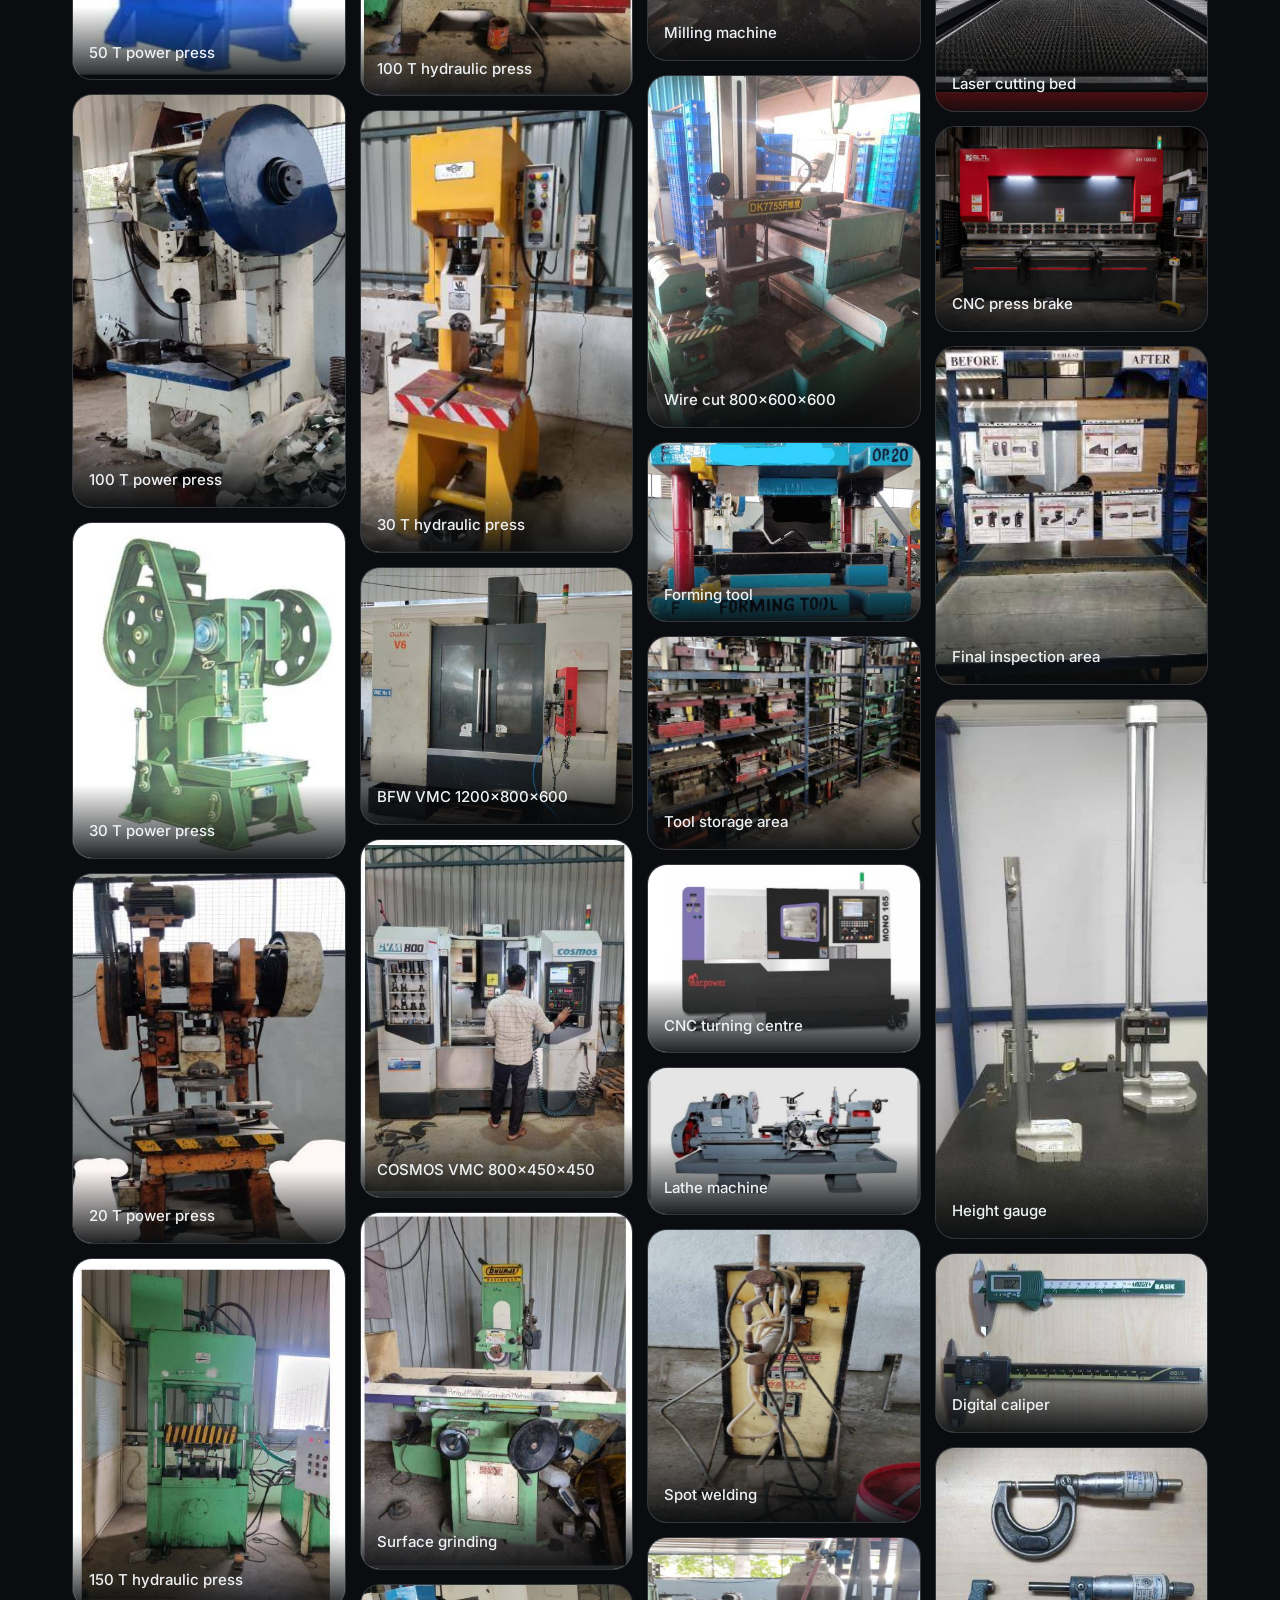
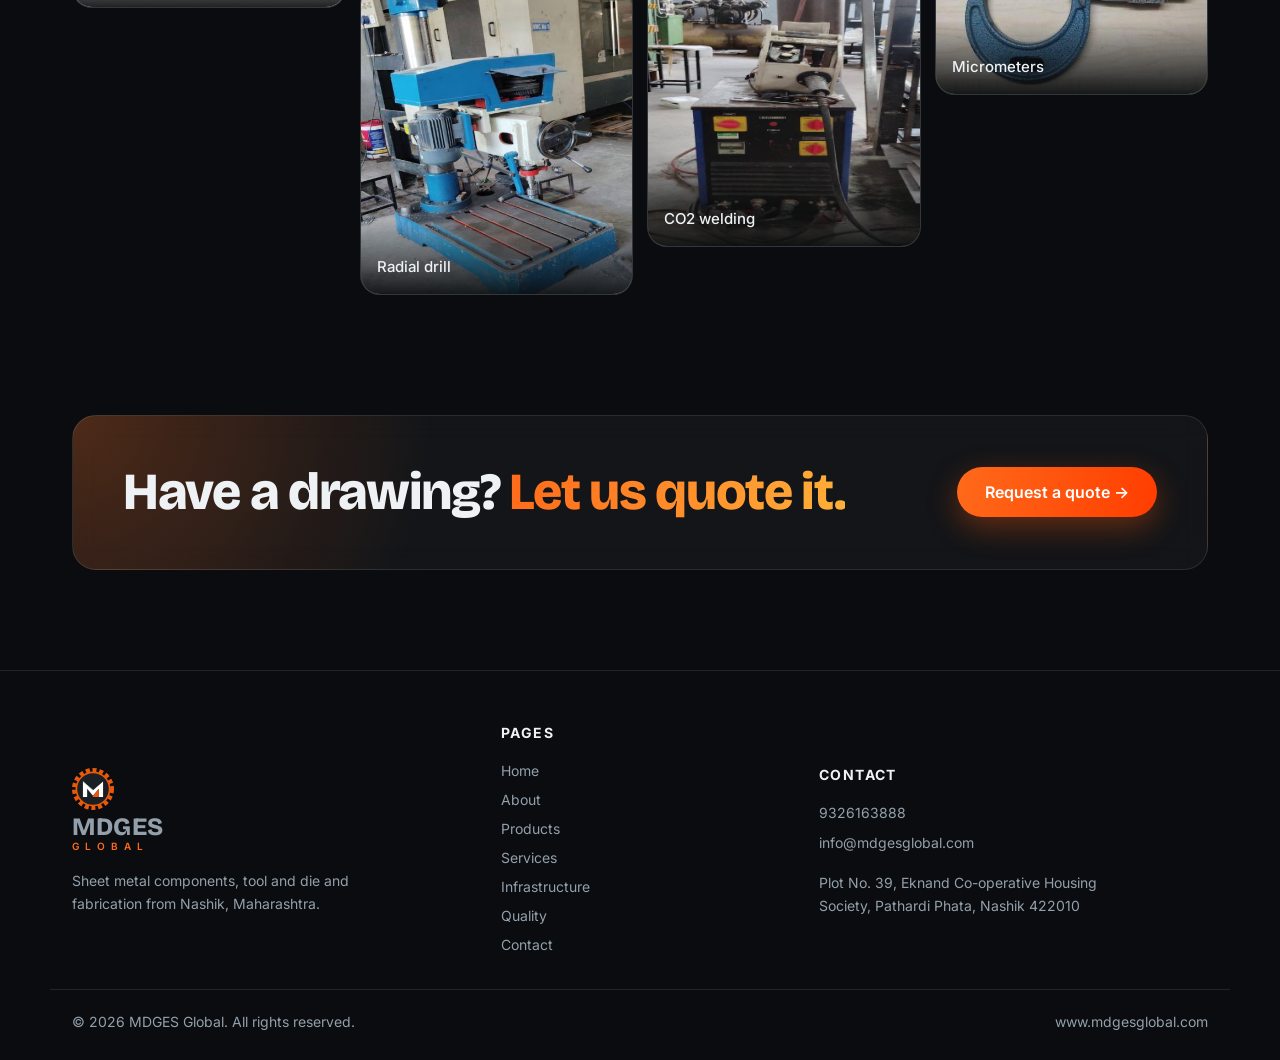
<file: infrastructure.html>
<!DOCTYPE html>
<html lang="en"><head><meta charset="utf-8"><link rel="icon" href="images/logo.svg" type="image/svg+xml"><meta name="viewport" content="width=device-width, initial-scale=1"><title>Infrastructure | MDGES Global</title><meta name="description" content="Press shop, tool room, laser cutting, bending, welding and inspection facilities at MDGES Global, Nashik."><meta name="theme-color" content="#0a0c0f">
<link rel="preconnect" href="https://fonts.googleapis.com"><link rel="preconnect" href="https://fonts.gstatic.com" crossorigin>
<link href="https://fonts.googleapis.com/css2?family=Bricolage+Grotesque:opsz,wght@12..96,600;800&family=Inter:wght@400;500;600&display=swap" rel="stylesheet"><link rel="stylesheet" href="styles.css"></head><body><div id="bar"></div>
<header class="nav"><a class="brand" href="index.html" aria-label="MDGES Global home"><svg viewBox="0 0 48 48" xmlns="http://www.w3.org/2000/svg"><circle cx="24" cy="24" r="21.5" fill="none" stroke="#e8590c" stroke-width="5" stroke-dasharray="4.6 3.1"/><circle cx="24" cy="24" r="19" fill="#1a1f24" stroke="#e8590c" stroke-width="2"/><path d="M12.5 33V15.5l11.5 10 11.5-10V33h-4.8v-9.2L24 31.800l-6.700-8V33z" fill="#fff"/><path d="M24 31.800l6.700-8V33H24z" fill="#e8590c"/><path d="M12.500 15.500L24 25.500" stroke="#c9d1d7" stroke-width="1"/></svg><span><b>MDGES</b><small>GLOBAL</small></span></a><nav aria-label="Main"><ul id="links"><li><a href="index.html">Home</a></li><li><a href="about.html">About</a></li><li><a href="products.html">Products</a></li><li><a href="services.html">Services</a></li><li><a href="infrastructure.html" class="on" aria-current="page">Infrastructure</a></li><li><a href="quality.html">Quality</a></li><li><a href="contact.html">Contact</a></li></ul></nav><a class="btn sm" href="contact.html">Get a quote</a><button class="menu" aria-label="Menu" aria-expanded="false">&#9776;</button></header>
<main><section class="pg"><div class="wrap"><span class="tag">Infrastructure</span><h1>Machines that <em>back your schedule.</em></h1><p class="lead">Presses, tool room, laser, welding and inspection across our units.</p><p class="crumb"><a href="index.html">Home</a> / Infrastructure</p></div></section><section id="facility"><div class="wrap">
 <span class="tag">Facility</span>
 <h2>Capacity that <em>backs your schedule.</em></h2>
 <div class="fac">
  <div class="gl"><i>STAMPING</i><h3>10 presses</h3><p>Power presses: 20 t, 30 t, 50 t (3 nos), 100 t. Hydraulic: 30 t, 100 t, 150 t (2 nos).</p></div>
  <div class="gl"><i>TOOL ROOM</i><h3>Tooling in-house</h3><p>BFW VMC (1200x800x600), COSMOS VMC (800x450x450), wire cut (800x600x600), surface grinder, milling, radial and pillar drills.</p></div>
  <div class="gl"><i>LASER</i><h3>3 kW cutting</h3><p>2 to 4 m bed, 0.5 to 18 mm thickness, with a CNC press brake alongside.</p></div>
  <div class="gl"><i>TURNING</i><h3>CNC and lathes</h3><p>3 CNC turning centres and 2 conventional lathes for pins, bushes and tool parts.</p></div>
  <div class="gl"><i>WELDING</i><h3>12 machines</h3><p>5 CO2, 5 spot and 2 arc welding machines for assemblies.</p></div>
  <div class="gl"><i>INSPECTION</i><h3>Measured, then shipped</h3><p>Micrometers, calipers, height gauges, checking fixtures and a final inspection area.</p></div>
 </div>
 <div class="flt"><button class="on" data-f="all">All</button><button data-f="stamping">Press shop</button><button data-f="tool">Tool room</button><button data-f="fab">Turning and welding</button><button data-f="laser">Laser and bending</button><button data-f="qc">Inspection</button></div>
 <div class="gal"><figure data-cat="stamping" data-cap="50 T power press"><img src="images/g19.jpg" alt="50 T power press" loading="lazy"><figcaption>50 T power press</figcaption></figure><figure data-cat="stamping" data-cap="100 T power press"><img src="images/g22.jpg" alt="100 T power press" loading="lazy"><figcaption>100 T power press</figcaption></figure><figure data-cat="stamping" data-cap="30 T power press"><img src="images/g20.jpg" alt="30 T power press" loading="lazy"><figcaption>30 T power press</figcaption></figure><figure data-cat="stamping" data-cap="20 T power press"><img src="images/g23.jpg" alt="20 T power press" loading="lazy"><figcaption>20 T power press</figcaption></figure><figure data-cat="stamping" data-cap="150 T hydraulic press"><img src="images/g15.jpg" alt="150 T hydraulic press" loading="lazy"><figcaption>150 T hydraulic press</figcaption></figure><figure data-cat="stamping" data-cap="100 T hydraulic press"><img src="images/g16.jpg" alt="100 T hydraulic press" loading="lazy"><figcaption>100 T hydraulic press</figcaption></figure><figure data-cat="stamping" data-cap="30 T hydraulic press"><img src="images/g17.jpg" alt="30 T hydraulic press" loading="lazy"><figcaption>30 T hydraulic press</figcaption></figure><figure data-cat="tool" data-cap="BFW VMC 1200x800x600"><img src="images/g28.jpg" alt="BFW VMC 1200x800x600" loading="lazy"><figcaption>BFW VMC 1200x800x600</figcaption></figure><figure data-cat="tool" data-cap="COSMOS VMC 800x450x450"><img src="images/g25.jpg" alt="COSMOS VMC 800x450x450" loading="lazy"><figcaption>COSMOS VMC 800x450x450</figcaption></figure><figure data-cat="tool" data-cap="Surface grinding"><img src="images/g26.jpg" alt="Surface grinding" loading="lazy"><figcaption>Surface grinding</figcaption></figure><figure data-cat="tool" data-cap="Radial drill"><img src="images/g29.jpg" alt="Radial drill" loading="lazy"><figcaption>Radial drill</figcaption></figure><figure data-cat="tool" data-cap="Milling machine"><img src="images/g31.jpg" alt="Milling machine" loading="lazy"><figcaption>Milling machine</figcaption></figure><figure data-cat="tool" data-cap="Wire cut 800x600x600"><img src="images/g32.jpg" alt="Wire cut 800x600x600" loading="lazy"><figcaption>Wire cut 800x600x600</figcaption></figure><figure data-cat="tool" data-cap="Forming tool"><img src="images/g13.jpg" alt="Forming tool" loading="lazy"><figcaption>Forming tool</figcaption></figure><figure data-cat="tool" data-cap="Tool storage area"><img src="images/g49.jpg" alt="Tool storage area" loading="lazy"><figcaption>Tool storage area</figcaption></figure><figure data-cat="fab" data-cap="CNC turning centre"><img src="images/g34.jpg" alt="CNC turning centre" loading="lazy"><figcaption>CNC turning centre</figcaption></figure><figure data-cat="fab" data-cap="Lathe machine"><img src="images/g33.jpg" alt="Lathe machine" loading="lazy"><figcaption>Lathe machine</figcaption></figure><figure data-cat="fab" data-cap="Spot welding"><img src="images/g38.jpg" alt="Spot welding" loading="lazy"><figcaption>Spot welding</figcaption></figure><figure data-cat="fab" data-cap="CO2 welding"><img src="images/g39.jpg" alt="CO2 welding" loading="lazy"><figcaption>CO2 welding</figcaption></figure><figure data-cat="laser" data-cap="3 kW laser cutting line"><img src="images/g43.jpg" alt="3 kW laser cutting line" loading="lazy"><figcaption>3 kW laser cutting line</figcaption></figure><figure data-cat="laser" data-cap="Laser cutting bed"><img src="images/g41.jpg" alt="Laser cutting bed" loading="lazy"><figcaption>Laser cutting bed</figcaption></figure><figure data-cat="laser" data-cap="CNC press brake"><img src="images/g44.jpg" alt="CNC press brake" loading="lazy"><figcaption>CNC press brake</figcaption></figure><figure data-cat="qc" data-cap="Final inspection area"><img src="images/g48.jpg" alt="Final inspection area" loading="lazy"><figcaption>Final inspection area</figcaption></figure><figure data-cat="qc" data-cap="Height gauge"><img src="images/g45.jpg" alt="Height gauge" loading="lazy"><figcaption>Height gauge</figcaption></figure><figure data-cat="qc" data-cap="Digital caliper"><img src="images/g46.jpg" alt="Digital caliper" loading="lazy"><figcaption>Digital caliper</figcaption></figure><figure data-cat="qc" data-cap="Micrometers"><img src="images/g47.jpg" alt="Micrometers" loading="lazy"><figcaption>Micrometers</figcaption></figure></div>
</div></section><section style="padding-top:20px"><div class="wrap"><div class="band gl"><h2>Have a drawing? <em>Let us quote it.</em></h2><a class="btn" href="contact.html">Request a quote &rarr;</a></div></div></section></main><footer><div class="wrap fgrid"><div><a class="brand" href="index.html"><svg viewBox="0 0 48 48" xmlns="http://www.w3.org/2000/svg"><circle cx="24" cy="24" r="21.5" fill="none" stroke="#e8590c" stroke-width="5" stroke-dasharray="4.6 3.1"/><circle cx="24" cy="24" r="19" fill="#1a1f24" stroke="#e8590c" stroke-width="2"/><path d="M12.5 33V15.5l11.5 10 11.5-10V33h-4.8v-9.2L24 31.800l-6.700-8V33z" fill="#fff"/><path d="M24 31.800l6.700-8V33H24z" fill="#e8590c"/><path d="M12.500 15.500L24 25.500" stroke="#c9d1d7" stroke-width="1"/></svg><span><b>MDGES</b><small>GLOBAL</small></span></a><p>Sheet metal components, tool and die and fabrication from Nashik, Maharashtra.</p></div><div><h4>Pages</h4><a href="index.html">Home</a><a href="about.html">About</a><a href="products.html">Products</a><a href="services.html">Services</a><a href="infrastructure.html">Infrastructure</a><a href="quality.html">Quality</a><a href="contact.html">Contact</a></div><div><h4>Contact</h4><a href="tel:+919326163888">9326163888</a><a href="mailto:info@mdgesglobal.com">info@mdgesglobal.com</a><p>Plot No. 39, Eknand Co-operative Housing Society, Pathardi Phata, Nashik 422010</p></div></div><div class="wrap copy"><span>&copy; <span id="yr"></span> MDGES Global. All rights reserved.</span><span>www.mdgesglobal.com</span></div></footer>
<a class="wa" href="https://wa.me/919326163888" aria-label="Chat on WhatsApp"><svg viewBox="0 0 24 24"><path d="M12 2a10 10 0 00-8.6 15L2 22l5.1-1.3A10 10 0 1012 2zm5.2 14.2c-.2.6-1.3 1.2-1.8 1.2-.5.1-1 .2-3.3-.7-2.8-1.2-4.6-4-4.7-4.2-.1-.2-1.1-1.5-1.1-2.8s.7-2 1-2.3c.2-.3.5-.3.7-.3h.5c.2 0 .4 0 .6.5l.9 2.1c.1.2.1.4 0 .5l-.4.6c-.1.2-.3.3-.1.6.2.3.8 1.3 1.7 2.1 1.2 1 2.1 1.300 2.400 1.500.3.100.5.100.6-.1l.9-1.100c.2-.3.4-.2.600-.1l2 .9c.3.1.5.2.5.3.1.2.1.8-.1 1.3z"/></svg></a><a class="wa call" href="tel:+919326163888" aria-label="Call us"><svg viewBox="0 0 24 24"><path d="M6.6 10.800c1.400 2.800 3.800 5.100 6.600 6.600l2.200-2.200c.3-.3.7-.4 1-.2 1.100.4 2.300.6 3.600.6.600 0 1 .4 1 1V20c0 .6-.4 1-1 1C10.600 21 3 13.400 3 4c0-.6.400-1 1-1h3.500c.6 0 1 .4 1 1 0 1.300.2 2.500.6 3.600.1.300 0 .7-.2 1z"/></svg></a><script src="main.js"></script></body></html>
</file>
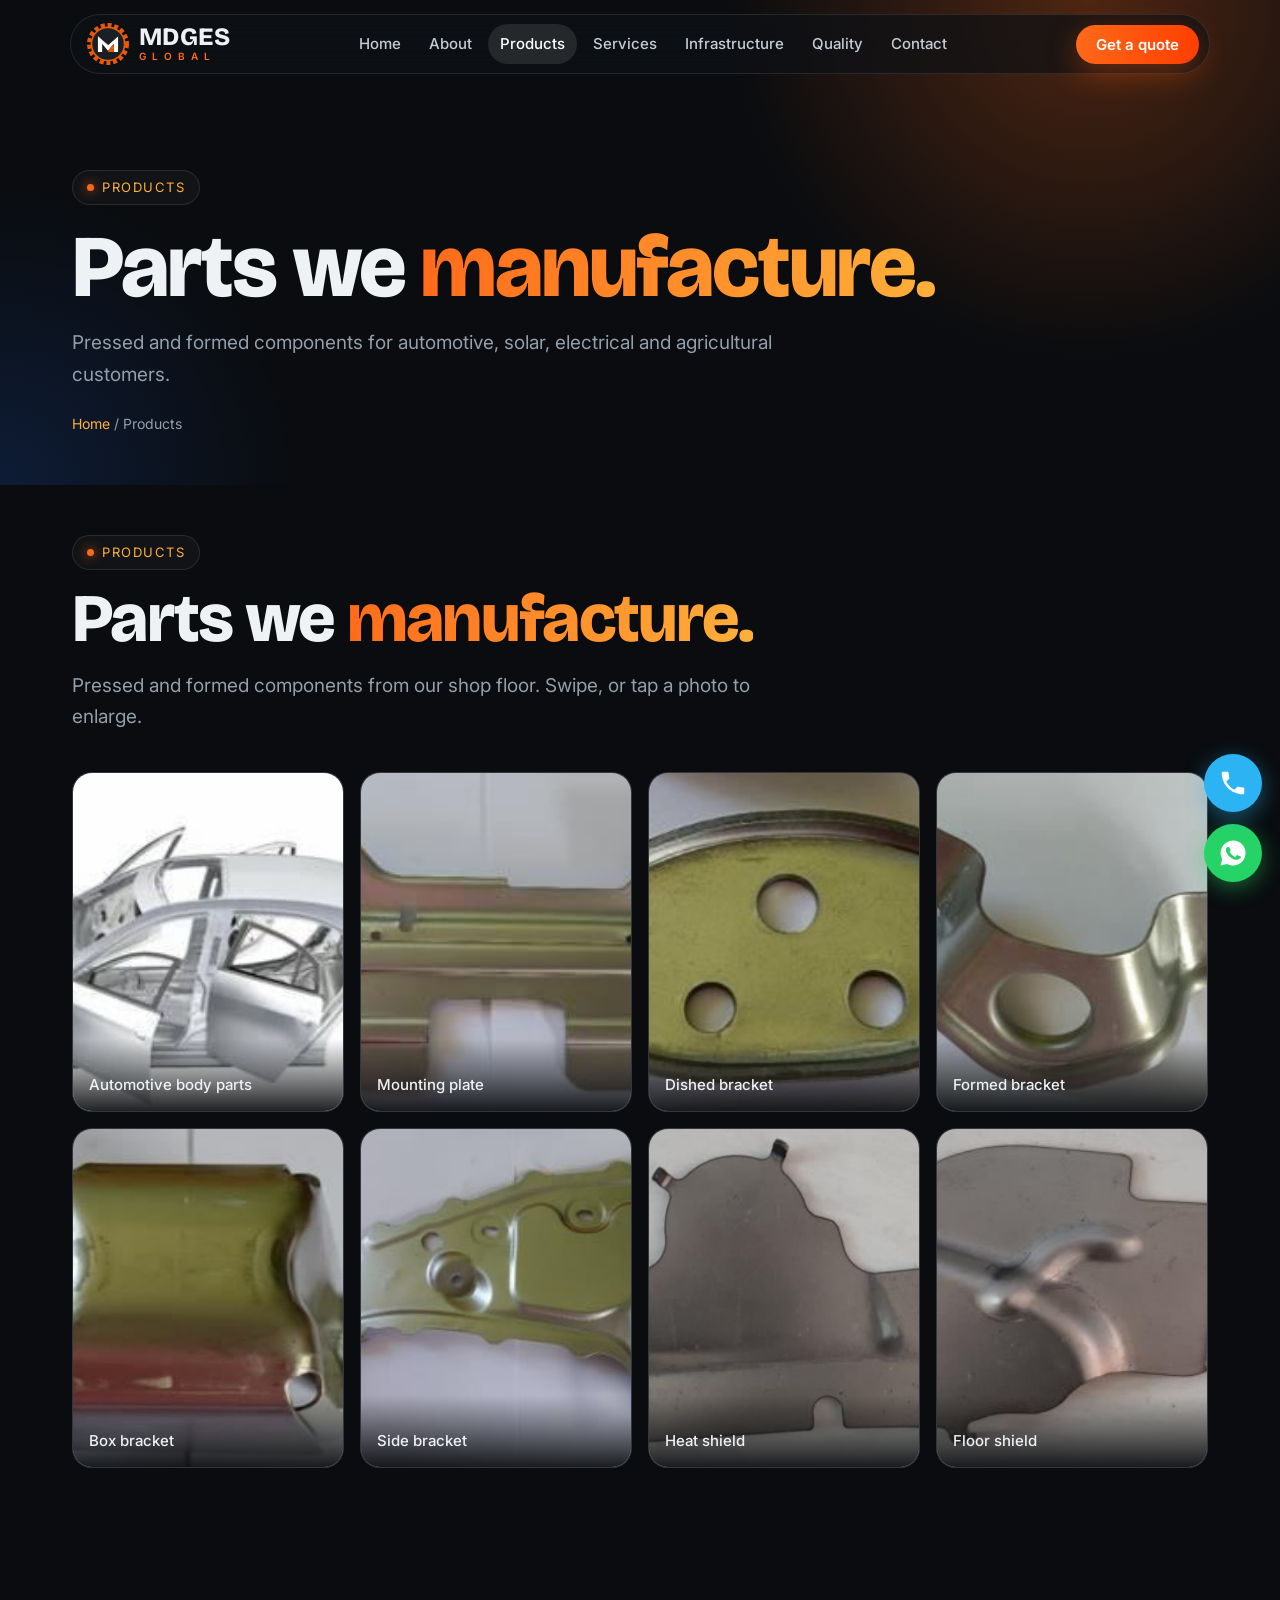
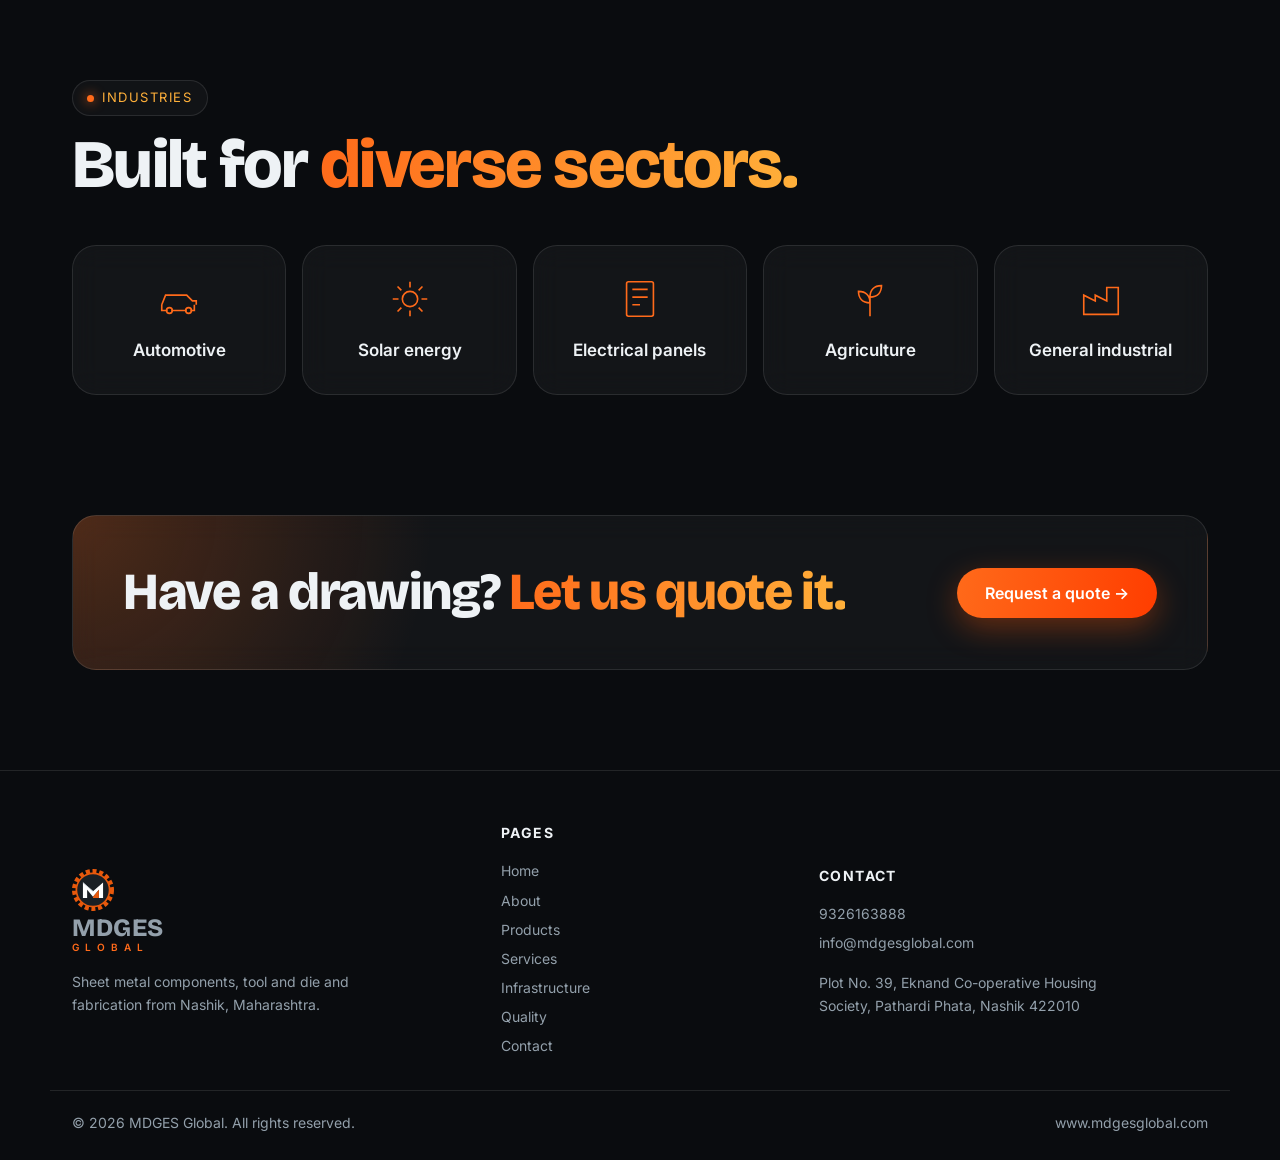
<file: products.html>
<!DOCTYPE html>
<html lang="en"><head><meta charset="utf-8"><link rel="icon" href="images/logo.svg" type="image/svg+xml"><meta name="viewport" content="width=device-width, initial-scale=1"><title>Products | MDGES Global</title><meta name="description" content="Sheet metal press components, brackets, shields and fabricated assemblies by MDGES Global, Nashik."><meta name="theme-color" content="#0a0c0f">
<link rel="preconnect" href="https://fonts.googleapis.com"><link rel="preconnect" href="https://fonts.gstatic.com" crossorigin>
<link href="https://fonts.googleapis.com/css2?family=Bricolage+Grotesque:opsz,wght@12..96,600;800&family=Inter:wght@400;500;600&display=swap" rel="stylesheet"><link rel="stylesheet" href="styles.css"></head><body><div id="bar"></div>
<header class="nav"><a class="brand" href="index.html" aria-label="MDGES Global home"><svg viewBox="0 0 48 48" xmlns="http://www.w3.org/2000/svg"><circle cx="24" cy="24" r="21.5" fill="none" stroke="#e8590c" stroke-width="5" stroke-dasharray="4.6 3.1"/><circle cx="24" cy="24" r="19" fill="#1a1f24" stroke="#e8590c" stroke-width="2"/><path d="M12.5 33V15.5l11.5 10 11.5-10V33h-4.8v-9.2L24 31.800l-6.700-8V33z" fill="#fff"/><path d="M24 31.800l6.700-8V33H24z" fill="#e8590c"/><path d="M12.500 15.500L24 25.500" stroke="#c9d1d7" stroke-width="1"/></svg><span><b>MDGES</b><small>GLOBAL</small></span></a><nav aria-label="Main"><ul id="links"><li><a href="index.html">Home</a></li><li><a href="about.html">About</a></li><li><a href="products.html" class="on" aria-current="page">Products</a></li><li><a href="services.html">Services</a></li><li><a href="infrastructure.html">Infrastructure</a></li><li><a href="quality.html">Quality</a></li><li><a href="contact.html">Contact</a></li></ul></nav><a class="btn sm" href="contact.html">Get a quote</a><button class="menu" aria-label="Menu" aria-expanded="false">&#9776;</button></header>
<main><section class="pg"><div class="wrap"><span class="tag">Products</span><h1>Parts we <em>manufacture.</em></h1><p class="lead">Pressed and formed components for automotive, solar, electrical and agricultural customers.</p><p class="crumb"><a href="index.html">Home</a> / Products</p></div></section><section id="products"><div class="wrap">
 <div class="rh"><div><span class="tag">Products</span><h2>Parts we <em>manufacture.</em></h2><p class="lead">Pressed and formed components from our shop floor. Swipe, or tap a photo to enlarge.</p></div>
 </div>
 <div class="prod pgrid"><figure data-cap="Automotive body parts"><img src="images/part5.jpg" alt="Automotive body parts" loading="lazy"><figcaption>Automotive body parts</figcaption></figure><figure data-cap="Mounting plate"><img src="images/part6.jpg" alt="Mounting plate" loading="lazy"><figcaption>Mounting plate</figcaption></figure><figure data-cap="Dished bracket"><img src="images/part7.jpg" alt="Dished bracket" loading="lazy"><figcaption>Dished bracket</figcaption></figure><figure data-cap="Formed bracket"><img src="images/part8.jpg" alt="Formed bracket" loading="lazy"><figcaption>Formed bracket</figcaption></figure><figure data-cap="Box bracket"><img src="images/part9.jpg" alt="Box bracket" loading="lazy"><figcaption>Box bracket</figcaption></figure><figure data-cap="Side bracket"><img src="images/part10.jpg" alt="Side bracket" loading="lazy"><figcaption>Side bracket</figcaption></figure><figure data-cap="Heat shield"><img src="images/part11.jpg" alt="Heat shield" loading="lazy"><figcaption>Heat shield</figcaption></figure><figure data-cap="Floor shield"><img src="images/part12.jpg" alt="Floor shield" loading="lazy"><figcaption>Floor shield</figcaption></figure></div>
</div></section><section id="industries"><div class="wrap">
 <span class="tag">Industries</span>
 <h2>Built for <em>diverse sectors.</em></h2>
 <div class="ind"><div class="gl"><svg viewBox="0 0 48 48"><path d="M6 30l4-10h22l6 6h4v4M6 30v6h6m4 0h16m4 0h4v-6"/><circle cx="14" cy="36" r="3"/><circle cx="34" cy="36" r="3"/></svg>Automotive</div><div class="gl"><svg viewBox="0 0 48 48"><circle cx="24" cy="24" r="8"/><path d="M24 6v6M24 36v6M6 24h6M36 24h6M11 11l4 4M33 33l4 4M37 11l-4 4M15 33l-4 4"/></svg>Solar energy</div><div class="gl"><svg viewBox="0 0 48 48"><rect x="10" y="6" width="28" height="36" rx="2"/><path d="M16 14h16M16 22h16M16 30h8"/></svg>Electrical panels</div><div class="gl"><svg viewBox="0 0 48 48"><path d="M24 42V20M24 28c-8 0-12-5-12-12 8 0 12 5 12 12zM24 22c0-7 4-12 12-12 0 7-4 12-12 12z"/></svg>Agriculture</div><div class="gl"><svg viewBox="0 0 48 48"><path d="M6 40V20l12 6V20l12 6V12h12v28z"/></svg>General industrial</div></div>
</div></section><section style="padding-top:20px"><div class="wrap"><div class="band gl"><h2>Have a drawing? <em>Let us quote it.</em></h2><a class="btn" href="contact.html">Request a quote &rarr;</a></div></div></section></main><footer><div class="wrap fgrid"><div><a class="brand" href="index.html"><svg viewBox="0 0 48 48" xmlns="http://www.w3.org/2000/svg"><circle cx="24" cy="24" r="21.5" fill="none" stroke="#e8590c" stroke-width="5" stroke-dasharray="4.6 3.1"/><circle cx="24" cy="24" r="19" fill="#1a1f24" stroke="#e8590c" stroke-width="2"/><path d="M12.5 33V15.5l11.5 10 11.5-10V33h-4.8v-9.2L24 31.800l-6.700-8V33z" fill="#fff"/><path d="M24 31.800l6.700-8V33H24z" fill="#e8590c"/><path d="M12.500 15.500L24 25.500" stroke="#c9d1d7" stroke-width="1"/></svg><span><b>MDGES</b><small>GLOBAL</small></span></a><p>Sheet metal components, tool and die and fabrication from Nashik, Maharashtra.</p></div><div><h4>Pages</h4><a href="index.html">Home</a><a href="about.html">About</a><a href="products.html">Products</a><a href="services.html">Services</a><a href="infrastructure.html">Infrastructure</a><a href="quality.html">Quality</a><a href="contact.html">Contact</a></div><div><h4>Contact</h4><a href="tel:+919326163888">9326163888</a><a href="mailto:info@mdgesglobal.com">info@mdgesglobal.com</a><p>Plot No. 39, Eknand Co-operative Housing Society, Pathardi Phata, Nashik 422010</p></div></div><div class="wrap copy"><span>&copy; <span id="yr"></span> MDGES Global. All rights reserved.</span><span>www.mdgesglobal.com</span></div></footer>
<a class="wa" href="https://wa.me/919326163888" aria-label="Chat on WhatsApp"><svg viewBox="0 0 24 24"><path d="M12 2a10 10 0 00-8.6 15L2 22l5.1-1.3A10 10 0 1012 2zm5.2 14.2c-.2.6-1.3 1.2-1.8 1.2-.5.1-1 .2-3.3-.7-2.8-1.2-4.6-4-4.7-4.2-.1-.2-1.1-1.5-1.1-2.8s.7-2 1-2.3c.2-.3.5-.3.7-.3h.5c.2 0 .4 0 .6.5l.9 2.1c.1.2.1.4 0 .5l-.4.6c-.1.2-.3.3-.1.6.2.3.8 1.3 1.7 2.1 1.2 1 2.1 1.300 2.400 1.500.3.100.5.100.6-.1l.9-1.100c.2-.3.4-.2.600-.1l2 .9c.3.1.5.2.5.3.1.2.1.8-.1 1.3z"/></svg></a><a class="wa call" href="tel:+919326163888" aria-label="Call us"><svg viewBox="0 0 24 24"><path d="M6.6 10.800c1.400 2.800 3.800 5.100 6.600 6.600l2.200-2.200c.3-.3.7-.4 1-.2 1.100.4 2.300.6 3.600.6.600 0 1 .4 1 1V20c0 .6-.4 1-1 1C10.600 21 3 13.400 3 4c0-.6.400-1 1-1h3.500c.6 0 1 .4 1 1 0 1.300.2 2.500.6 3.600.1.300 0 .7-.2 1z"/></svg></a><script src="main.js"></script></body></html>
</file>
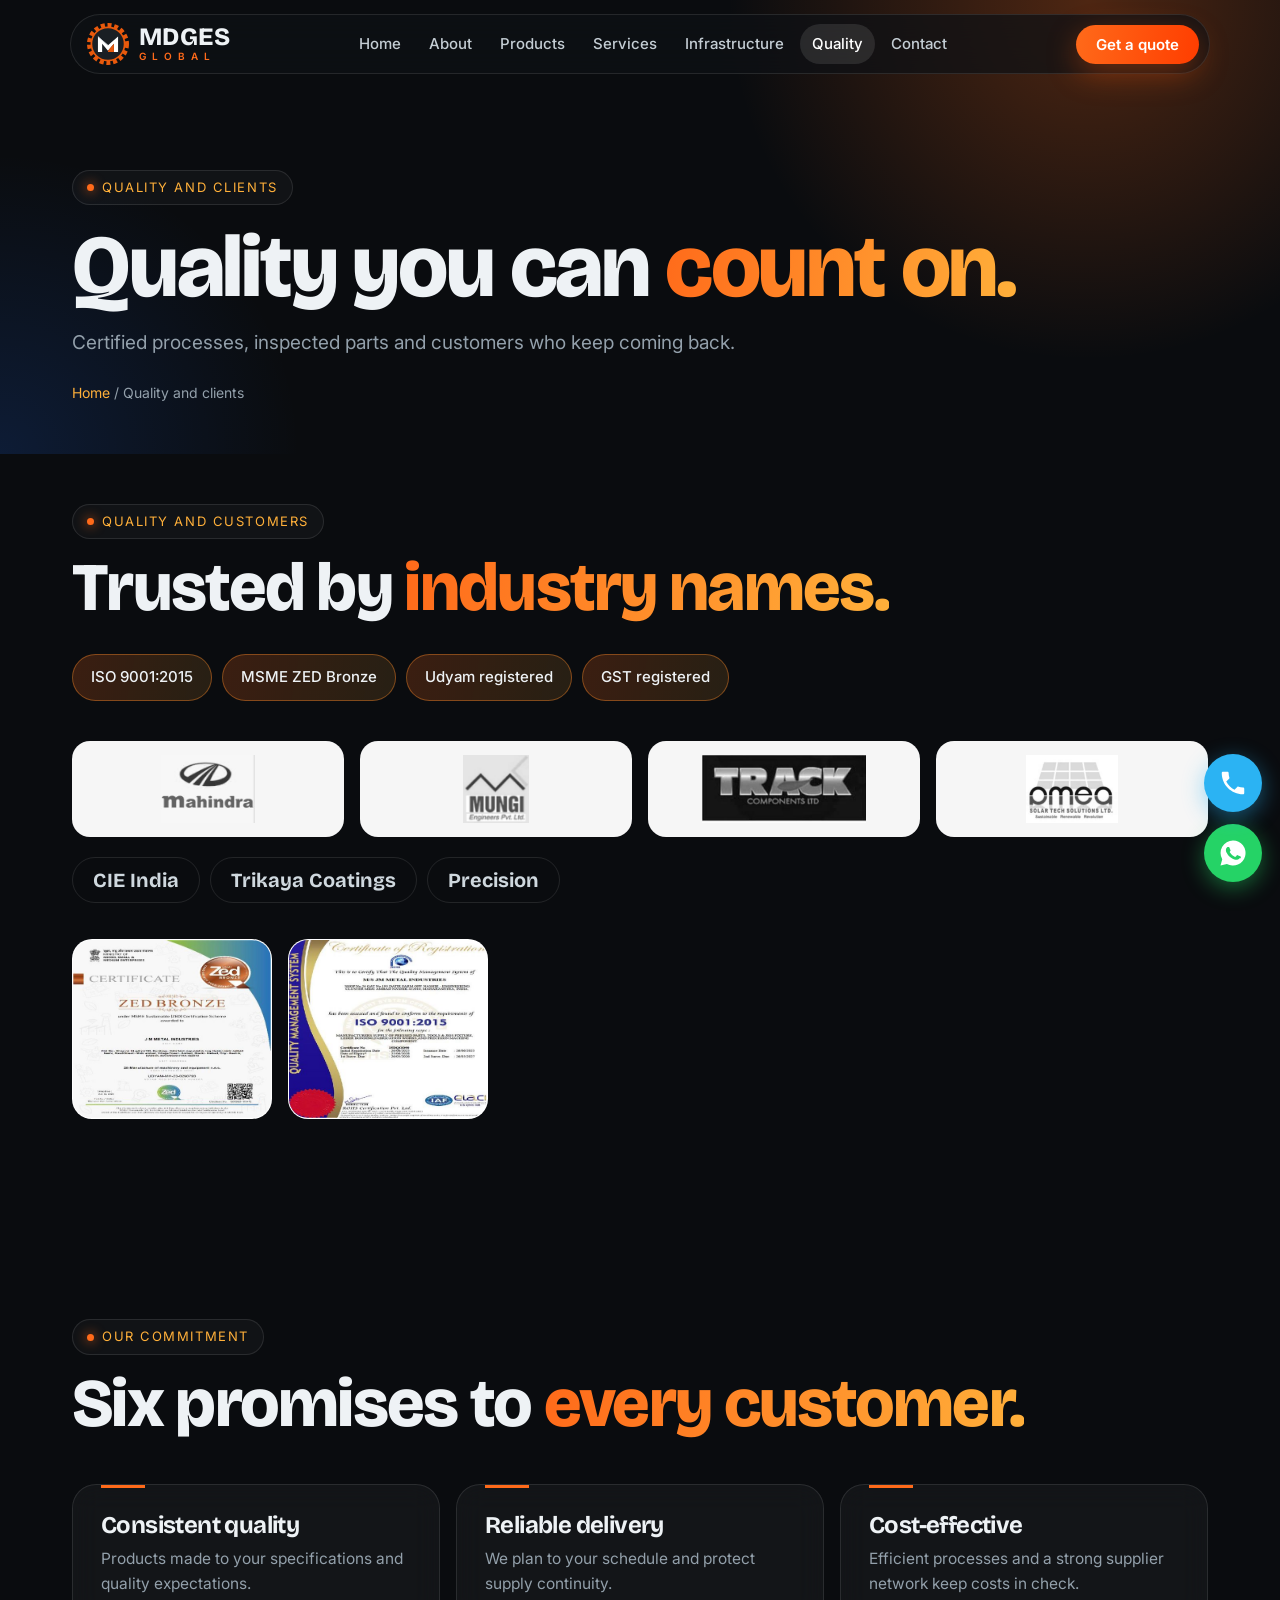
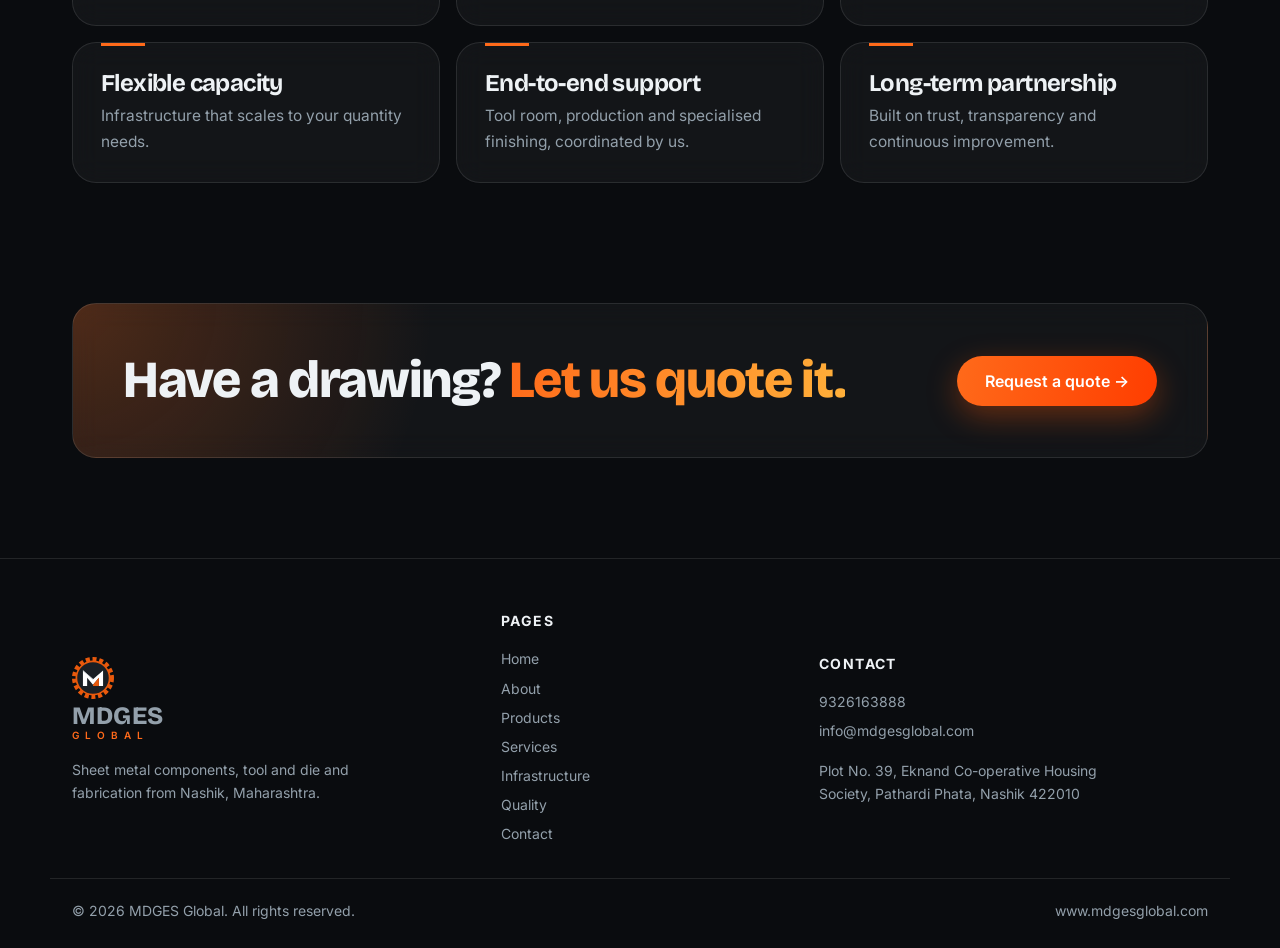
<file: quality.html>
<!DOCTYPE html>
<html lang="en"><head><meta charset="utf-8"><link rel="icon" href="images/logo.svg" type="image/svg+xml"><meta name="viewport" content="width=device-width, initial-scale=1"><title>Quality and Clients | MDGES Global</title><meta name="description" content="ISO 9001:2015 and MSME ZED Bronze certified manufacturer serving Mahindra, CIE India, Track Components and more."><meta name="theme-color" content="#0a0c0f">
<link rel="preconnect" href="https://fonts.googleapis.com"><link rel="preconnect" href="https://fonts.gstatic.com" crossorigin>
<link href="https://fonts.googleapis.com/css2?family=Bricolage+Grotesque:opsz,wght@12..96,600;800&family=Inter:wght@400;500;600&display=swap" rel="stylesheet"><link rel="stylesheet" href="styles.css"></head><body><div id="bar"></div>
<header class="nav"><a class="brand" href="index.html" aria-label="MDGES Global home"><svg viewBox="0 0 48 48" xmlns="http://www.w3.org/2000/svg"><circle cx="24" cy="24" r="21.5" fill="none" stroke="#e8590c" stroke-width="5" stroke-dasharray="4.6 3.1"/><circle cx="24" cy="24" r="19" fill="#1a1f24" stroke="#e8590c" stroke-width="2"/><path d="M12.5 33V15.5l11.5 10 11.5-10V33h-4.8v-9.2L24 31.800l-6.700-8V33z" fill="#fff"/><path d="M24 31.800l6.700-8V33H24z" fill="#e8590c"/><path d="M12.500 15.500L24 25.500" stroke="#c9d1d7" stroke-width="1"/></svg><span><b>MDGES</b><small>GLOBAL</small></span></a><nav aria-label="Main"><ul id="links"><li><a href="index.html">Home</a></li><li><a href="about.html">About</a></li><li><a href="products.html">Products</a></li><li><a href="services.html">Services</a></li><li><a href="infrastructure.html">Infrastructure</a></li><li><a href="quality.html" class="on" aria-current="page">Quality</a></li><li><a href="contact.html">Contact</a></li></ul></nav><a class="btn sm" href="contact.html">Get a quote</a><button class="menu" aria-label="Menu" aria-expanded="false">&#9776;</button></header>
<main><section class="pg"><div class="wrap"><span class="tag">Quality and clients</span><h1>Quality you can <em>count on.</em></h1><p class="lead">Certified processes, inspected parts and customers who keep coming back.</p><p class="crumb"><a href="index.html">Home</a> / Quality and clients</p></div></section><section id="quality"><div class="wrap">
 <span class="tag">Quality and customers</span>
 <h2>Trusted by <em>industry names.</em></h2>
 <div class="crt"><span>ISO 9001:2015</span><span>MSME ZED Bronze</span><span>Udyam registered</span><span>GST registered</span></div>
 <div class="lg"><img src="images/c-mahindra.jpg" alt="Mahindra" loading="lazy"><img src="images/c-mungi.jpg" alt="Mungi Engineers" loading="lazy"><img src="images/c-track.jpg" alt="Track Components" loading="lazy"><img src="images/c-omea.jpg" alt="Omea Solar" loading="lazy"></div>
 <div class="chips"><span>CIE India</span><span>Trikaya Coatings</span><span>Precision</span></div>
 <div class="ct"><figure data-cap="MSME ZED Bronze certificate"><img src="images/cert-zed.jpg" alt="ZED Bronze certificate" loading="lazy"></figure><figure data-cap="ISO 9001:2015 certificate"><img src="images/cert-iso.jpg" alt="ISO 9001 certificate" loading="lazy"></figure></div>
</div></section><section><div class="wrap">
 <span class="tag">Our commitment</span>
 <h2>Six promises to <em>every customer.</em></h2>
 <div class="cm">
  <div class="gl"><h3>Consistent quality</h3><p>Products made to your specifications and quality expectations.</p></div>
  <div class="gl"><h3>Reliable delivery</h3><p>We plan to your schedule and protect supply continuity.</p></div>
  <div class="gl"><h3>Cost-effective</h3><p>Efficient processes and a strong supplier network keep costs in check.</p></div>
  <div class="gl"><h3>Flexible capacity</h3><p>Infrastructure that scales to your quantity needs.</p></div>
  <div class="gl"><h3>End-to-end support</h3><p>Tool room, production and specialised finishing, coordinated by us.</p></div>
  <div class="gl"><h3>Long-term partnership</h3><p>Built on trust, transparency and continuous improvement.</p></div>
 </div>
</div></section><section style="padding-top:20px"><div class="wrap"><div class="band gl"><h2>Have a drawing? <em>Let us quote it.</em></h2><a class="btn" href="contact.html">Request a quote &rarr;</a></div></div></section></main><footer><div class="wrap fgrid"><div><a class="brand" href="index.html"><svg viewBox="0 0 48 48" xmlns="http://www.w3.org/2000/svg"><circle cx="24" cy="24" r="21.5" fill="none" stroke="#e8590c" stroke-width="5" stroke-dasharray="4.6 3.1"/><circle cx="24" cy="24" r="19" fill="#1a1f24" stroke="#e8590c" stroke-width="2"/><path d="M12.5 33V15.5l11.5 10 11.5-10V33h-4.8v-9.2L24 31.800l-6.700-8V33z" fill="#fff"/><path d="M24 31.800l6.700-8V33H24z" fill="#e8590c"/><path d="M12.500 15.500L24 25.500" stroke="#c9d1d7" stroke-width="1"/></svg><span><b>MDGES</b><small>GLOBAL</small></span></a><p>Sheet metal components, tool and die and fabrication from Nashik, Maharashtra.</p></div><div><h4>Pages</h4><a href="index.html">Home</a><a href="about.html">About</a><a href="products.html">Products</a><a href="services.html">Services</a><a href="infrastructure.html">Infrastructure</a><a href="quality.html">Quality</a><a href="contact.html">Contact</a></div><div><h4>Contact</h4><a href="tel:+919326163888">9326163888</a><a href="mailto:info@mdgesglobal.com">info@mdgesglobal.com</a><p>Plot No. 39, Eknand Co-operative Housing Society, Pathardi Phata, Nashik 422010</p></div></div><div class="wrap copy"><span>&copy; <span id="yr"></span> MDGES Global. All rights reserved.</span><span>www.mdgesglobal.com</span></div></footer>
<a class="wa" href="https://wa.me/919326163888" aria-label="Chat on WhatsApp"><svg viewBox="0 0 24 24"><path d="M12 2a10 10 0 00-8.6 15L2 22l5.1-1.3A10 10 0 1012 2zm5.2 14.2c-.2.6-1.3 1.2-1.8 1.2-.5.1-1 .2-3.3-.7-2.8-1.2-4.6-4-4.7-4.2-.1-.2-1.1-1.5-1.1-2.8s.7-2 1-2.3c.2-.3.5-.3.7-.3h.5c.2 0 .4 0 .6.5l.9 2.1c.1.2.1.4 0 .5l-.4.6c-.1.2-.3.3-.1.6.2.3.8 1.3 1.7 2.1 1.2 1 2.1 1.300 2.400 1.500.3.100.5.100.6-.1l.9-1.100c.2-.3.4-.2.600-.1l2 .9c.3.1.5.2.5.3.1.2.1.8-.1 1.3z"/></svg></a><a class="wa call" href="tel:+919326163888" aria-label="Call us"><svg viewBox="0 0 24 24"><path d="M6.6 10.800c1.400 2.800 3.800 5.100 6.600 6.600l2.200-2.200c.3-.3.7-.4 1-.2 1.100.4 2.300.6 3.600.6.600 0 1 .4 1 1V20c0 .6-.4 1-1 1C10.600 21 3 13.400 3 4c0-.6.400-1 1-1h3.500c.6 0 1 .4 1 1 0 1.300.2 2.500.6 3.600.1.300 0 .7-.2 1z"/></svg></a><script src="main.js"></script></body></html>
</file>
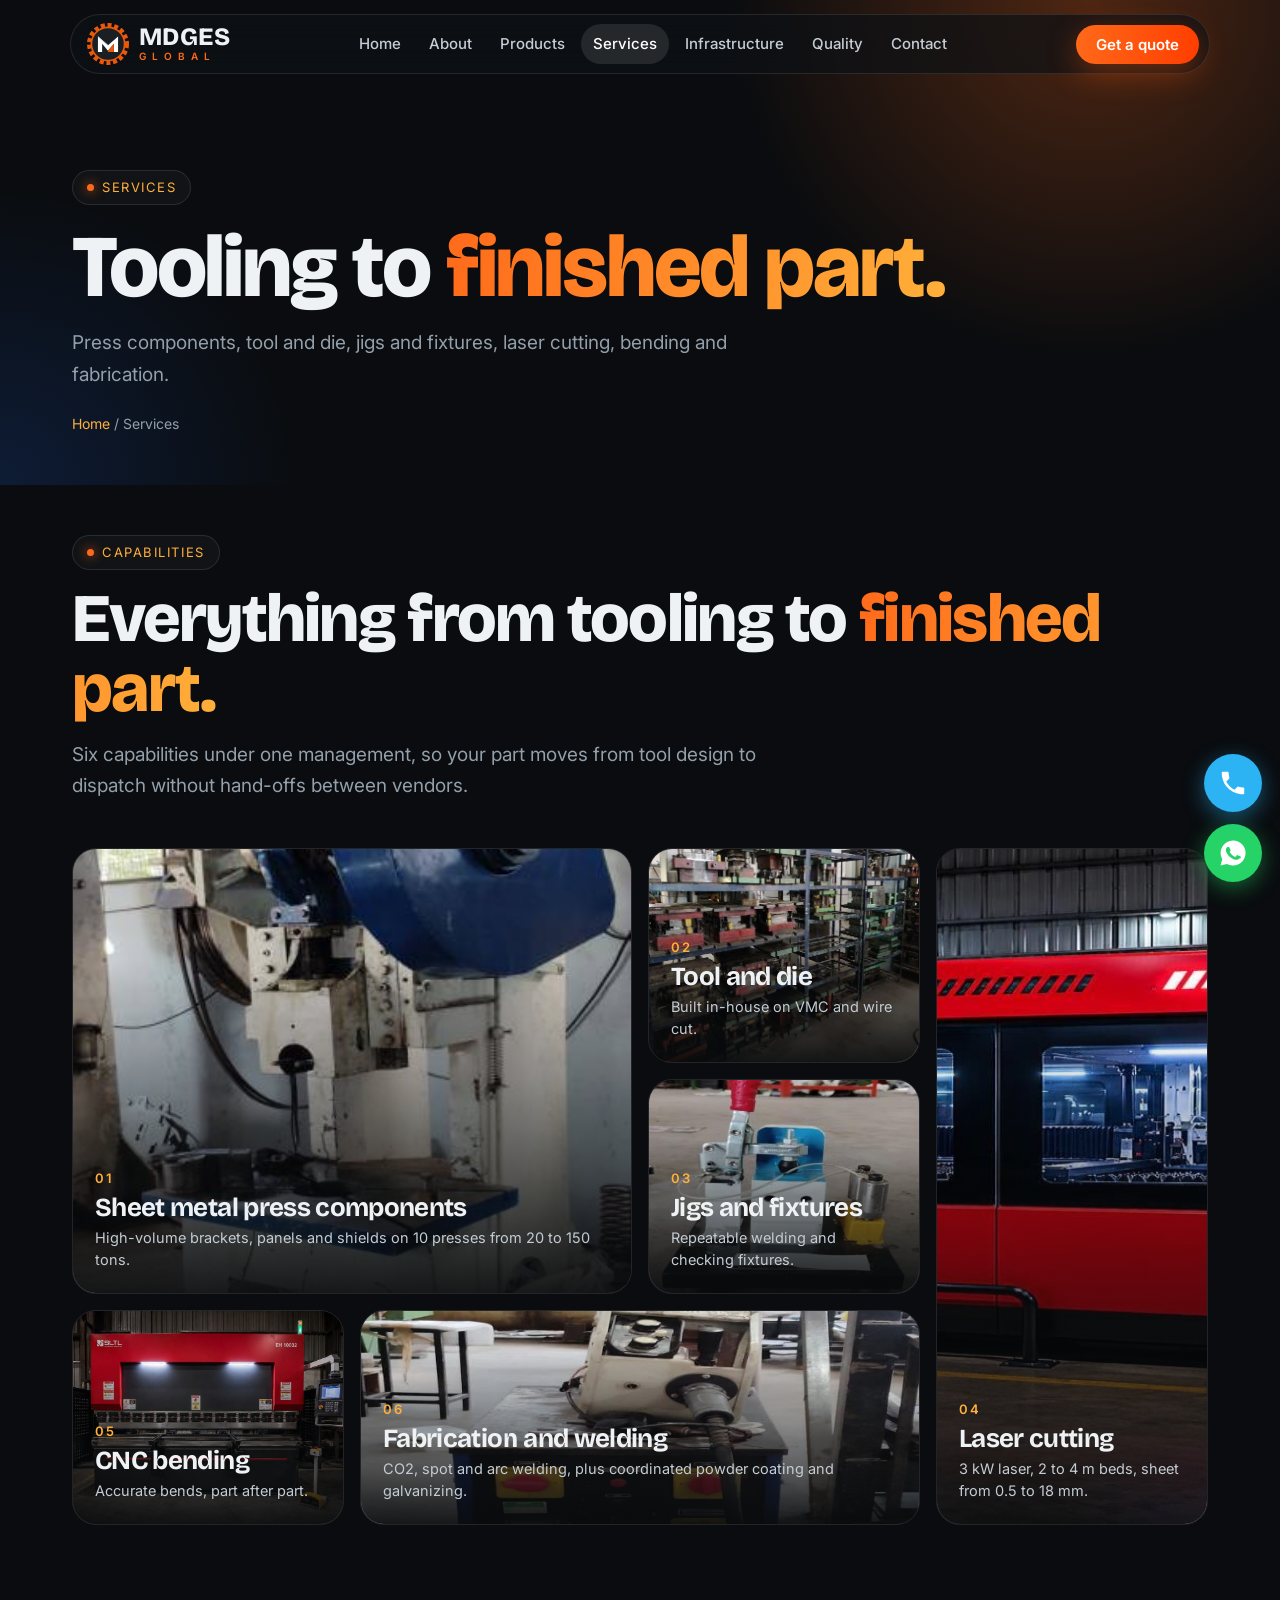
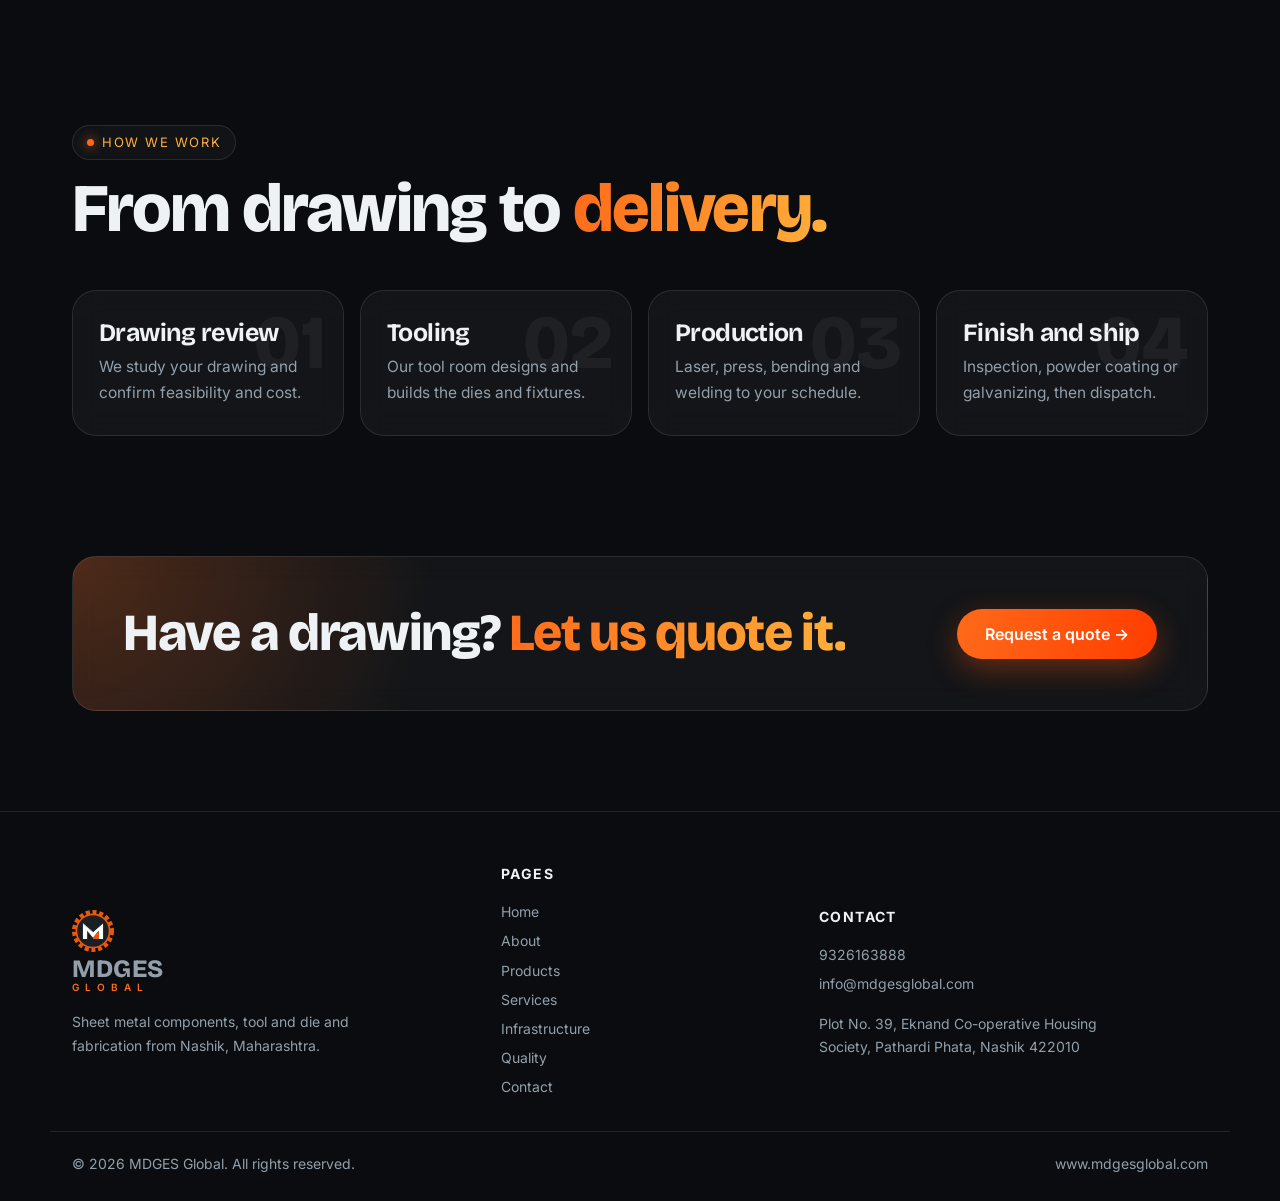
<file: services.html>
<!DOCTYPE html>
<html lang="en"><head><meta charset="utf-8"><link rel="icon" href="images/logo.svg" type="image/svg+xml"><meta name="viewport" content="width=device-width, initial-scale=1"><title>Services | MDGES Global</title><meta name="description" content="Tool and die, press components, laser cutting, CNC bending, fabrication and finishing in Nashik."><meta name="theme-color" content="#0a0c0f">
<link rel="preconnect" href="https://fonts.googleapis.com"><link rel="preconnect" href="https://fonts.gstatic.com" crossorigin>
<link href="https://fonts.googleapis.com/css2?family=Bricolage+Grotesque:opsz,wght@12..96,600;800&family=Inter:wght@400;500;600&display=swap" rel="stylesheet"><link rel="stylesheet" href="styles.css"></head><body><div id="bar"></div>
<header class="nav"><a class="brand" href="index.html" aria-label="MDGES Global home"><svg viewBox="0 0 48 48" xmlns="http://www.w3.org/2000/svg"><circle cx="24" cy="24" r="21.5" fill="none" stroke="#e8590c" stroke-width="5" stroke-dasharray="4.6 3.1"/><circle cx="24" cy="24" r="19" fill="#1a1f24" stroke="#e8590c" stroke-width="2"/><path d="M12.5 33V15.5l11.5 10 11.5-10V33h-4.8v-9.2L24 31.800l-6.700-8V33z" fill="#fff"/><path d="M24 31.800l6.700-8V33H24z" fill="#e8590c"/><path d="M12.500 15.500L24 25.500" stroke="#c9d1d7" stroke-width="1"/></svg><span><b>MDGES</b><small>GLOBAL</small></span></a><nav aria-label="Main"><ul id="links"><li><a href="index.html">Home</a></li><li><a href="about.html">About</a></li><li><a href="products.html">Products</a></li><li><a href="services.html" class="on" aria-current="page">Services</a></li><li><a href="infrastructure.html">Infrastructure</a></li><li><a href="quality.html">Quality</a></li><li><a href="contact.html">Contact</a></li></ul></nav><a class="btn sm" href="contact.html">Get a quote</a><button class="menu" aria-label="Menu" aria-expanded="false">&#9776;</button></header>
<main><section class="pg"><div class="wrap"><span class="tag">Services</span><h1>Tooling to <em>finished part.</em></h1><p class="lead">Press components, tool and die, jigs and fixtures, laser cutting, bending and fabrication.</p><p class="crumb"><a href="index.html">Home</a> / Services</p></div></section><section id="capabilities"><div class="wrap">
 <span class="tag">Capabilities</span>
 <h2>Everything from tooling to <em>finished part.</em></h2>
 <p class="lead">Six capabilities under one management, so your part moves from tool design to dispatch without hand-offs between vendors.</p>
 <div class="cap">
  <article class="cc c1"><img src="images/g22.jpg" alt="Power press" loading="lazy"><div><i>01</i><h3>Sheet metal press components</h3><p>High-volume brackets, panels and shields on 10 presses from 20 to 150 tons.</p></div></article>
  <article class="cc c2"><img src="images/tool-die.jpg" alt="Press tools" loading="lazy"><div><i>02</i><h3>Tool and die</h3><p>Built in-house on VMC and wire cut.</p></div></article>
  <article class="cc c3"><img src="images/jigs.jpg" alt="Fixture" loading="lazy"><div><i>03</i><h3>Jigs and fixtures</h3><p>Repeatable welding and checking fixtures.</p></div></article>
  <article class="cc c4"><img src="images/laser.jpg" alt="Laser cutting line" loading="lazy"><div><i>04</i><h3>Laser cutting</h3><p>3 kW laser, 2 to 4 m beds, sheet from 0.5 to 18 mm.</p></div></article>
  <article class="cc c5"><img src="images/bending.jpg" alt="CNC press brake" loading="lazy"><div><i>05</i><h3>CNC bending</h3><p>Accurate bends, part after part.</p></div></article>
  <article class="cc c6"><img src="images/fabrication.jpg" alt="Welding" loading="lazy"><div><i>06</i><h3>Fabrication and welding</h3><p>CO2, spot and arc welding, plus coordinated powder coating and galvanizing.</p></div></article>
 </div>
</div></section><section><div class="wrap">
 <span class="tag">How we work</span>
 <h2>From drawing to <em>delivery.</em></h2>
 <div class="proc">
  <div class="gl"><h3>Drawing review</h3><p>We study your drawing and confirm feasibility and cost.</p></div>
  <div class="gl"><h3>Tooling</h3><p>Our tool room designs and builds the dies and fixtures.</p></div>
  <div class="gl"><h3>Production</h3><p>Laser, press, bending and welding to your schedule.</p></div>
  <div class="gl"><h3>Finish and ship</h3><p>Inspection, powder coating or galvanizing, then dispatch.</p></div>
 </div>
</div></section><section style="padding-top:20px"><div class="wrap"><div class="band gl"><h2>Have a drawing? <em>Let us quote it.</em></h2><a class="btn" href="contact.html">Request a quote &rarr;</a></div></div></section></main><footer><div class="wrap fgrid"><div><a class="brand" href="index.html"><svg viewBox="0 0 48 48" xmlns="http://www.w3.org/2000/svg"><circle cx="24" cy="24" r="21.5" fill="none" stroke="#e8590c" stroke-width="5" stroke-dasharray="4.6 3.1"/><circle cx="24" cy="24" r="19" fill="#1a1f24" stroke="#e8590c" stroke-width="2"/><path d="M12.5 33V15.5l11.5 10 11.5-10V33h-4.8v-9.2L24 31.800l-6.700-8V33z" fill="#fff"/><path d="M24 31.800l6.700-8V33H24z" fill="#e8590c"/><path d="M12.500 15.500L24 25.500" stroke="#c9d1d7" stroke-width="1"/></svg><span><b>MDGES</b><small>GLOBAL</small></span></a><p>Sheet metal components, tool and die and fabrication from Nashik, Maharashtra.</p></div><div><h4>Pages</h4><a href="index.html">Home</a><a href="about.html">About</a><a href="products.html">Products</a><a href="services.html">Services</a><a href="infrastructure.html">Infrastructure</a><a href="quality.html">Quality</a><a href="contact.html">Contact</a></div><div><h4>Contact</h4><a href="tel:+919326163888">9326163888</a><a href="mailto:info@mdgesglobal.com">info@mdgesglobal.com</a><p>Plot No. 39, Eknand Co-operative Housing Society, Pathardi Phata, Nashik 422010</p></div></div><div class="wrap copy"><span>&copy; <span id="yr"></span> MDGES Global. All rights reserved.</span><span>www.mdgesglobal.com</span></div></footer>
<a class="wa" href="https://wa.me/919326163888" aria-label="Chat on WhatsApp"><svg viewBox="0 0 24 24"><path d="M12 2a10 10 0 00-8.6 15L2 22l5.1-1.3A10 10 0 1012 2zm5.2 14.2c-.2.6-1.3 1.2-1.8 1.2-.5.1-1 .2-3.3-.7-2.8-1.2-4.6-4-4.7-4.2-.1-.2-1.1-1.5-1.1-2.8s.7-2 1-2.3c.2-.3.5-.3.7-.3h.5c.2 0 .4 0 .6.5l.9 2.1c.1.2.1.4 0 .5l-.4.6c-.1.2-.3.3-.1.6.2.3.8 1.3 1.7 2.1 1.2 1 2.1 1.300 2.400 1.500.3.100.5.100.6-.1l.9-1.100c.2-.3.4-.2.600-.1l2 .9c.3.1.5.2.5.3.1.2.1.8-.1 1.3z"/></svg></a><a class="wa call" href="tel:+919326163888" aria-label="Call us"><svg viewBox="0 0 24 24"><path d="M6.6 10.800c1.400 2.800 3.800 5.100 6.600 6.600l2.200-2.200c.3-.3.7-.4 1-.2 1.100.4 2.300.6 3.600.6.600 0 1 .4 1 1V20c0 .6-.4 1-1 1C10.600 21 3 13.400 3 4c0-.6.400-1 1-1h3.500c.6 0 1 .4 1 1 0 1.300.2 2.500.6 3.600.1.300 0 .7-.2 1z"/></svg></a><script src="main.js"></script></body></html>
</file>
<file: styles.css>
:root{--bg:#0a0c0f;--s1:#12161b;--line:rgba(255,255,255,.1);--tx:#eef2f5;--mut:#93a0ab;--a:#ff6a1a;--a2:#ffb03a;--r:24px}
*{box-sizing:border-box;margin:0;padding:0}
html{scroll-behavior:smooth;scroll-padding-top:90px}
body{background:var(--bg);color:var(--tx);font:400 17px/1.65 Inter,system-ui,sans-serif;overflow-x:hidden}
h1,h2,h3{font-family:"Bricolage Grotesque",Inter,sans-serif;letter-spacing:-.025em;line-height:1.02}
a{color:inherit}img{max-width:100%;display:block}
.wrap{max-width:1180px;margin:0 auto;padding:0 22px}
section{padding:100px 0;position:relative}
h2{font-size:clamp(36px,5.6vw,68px);font-weight:800;margin:14px 0 16px}
h2 em,h1 em{font-style:normal;background:linear-gradient(100deg,var(--a),var(--a2));-webkit-background-clip:text;background-clip:text;color:transparent}
.lead{max-width:60ch;color:var(--mut);font-size:19px}
.tag{display:inline-flex;align-items:center;gap:8px;padding:6px 14px;border:1px solid var(--line);border-radius:99px;font-size:13px;letter-spacing:.12em;text-transform:uppercase;color:var(--a2);background:rgba(255,255,255,.03)}
.tag::before{content:"";width:7px;height:7px;border-radius:50%;background:var(--a);box-shadow:0 0 12px var(--a)}
.btn{display:inline-flex;align-items:center;gap:10px;padding:15px 28px;border-radius:99px;border:0;background:linear-gradient(100deg,var(--a),#ff3d00);color:#fff;font:600 16px Inter,sans-serif;text-decoration:none;cursor:pointer;box-shadow:0 10px 30px rgba(255,90,10,.35);transition:transform .2s,box-shadow .2s}
.btn:hover{transform:translateY(-2px);box-shadow:0 14px 38px rgba(255,90,10,.5)}
.btn.o{background:rgba(255,255,255,.06);border:1px solid var(--line);box-shadow:none;backdrop-filter:blur(10px)}
.btn.sm{padding:10px 20px;font-size:15px}
:focus-visible{outline:3px solid var(--a2);outline-offset:3px}
#bar{position:fixed;top:0;left:0;height:3px;width:0;background:linear-gradient(90deg,var(--a),var(--a2));z-index:60}
/* glass */
.gl{position:relative;overflow:hidden;background:rgba(255,255,255,.04);border:1px solid var(--line);border-radius:var(--r);backdrop-filter:blur(14px)}
.gl::before{content:"";position:absolute;inset:0;pointer-events:none;opacity:0;transition:opacity .3s;background:radial-gradient(420px circle at var(--x,50%) var(--y,0),rgba(255,122,26,.18),transparent 60%)}
.gl:hover::before{opacity:1}
/* nav */
.nav{position:fixed;z-index:50;top:14px;left:50%;transform:translateX(-50%);width:min(1140px,94vw);display:flex;align-items:center;justify-content:space-between;padding:8px 10px 8px 16px;border-radius:99px;background:rgba(14,17,21,.72);backdrop-filter:blur(18px);border:1px solid var(--line)}
.brand{display:flex;align-items:center;gap:10px;text-decoration:none}
.brand svg{width:42px;height:42px}
.brand b{display:block;font:800 25px/.95 "Bricolage Grotesque",sans-serif;letter-spacing:.5px}
.brand small{display:block;font:600 10px Inter,sans-serif;letter-spacing:6px;color:var(--a)}
.nav ul{display:flex;gap:4px;list-style:none}
.nav ul a{display:block;padding:8px 14px;border-radius:99px;text-decoration:none;color:#c4cdd4;font-size:15px;font-weight:500}
.nav ul a:hover{background:rgba(255,255,255,.08);color:#fff}
.menu{display:none;background:none;border:0;color:#fff;font-size:26px;cursor:pointer;padding:0 10px}
/* hero */
.hero{min-height:100svh;padding:130px 0 70px;display:flex;align-items:center;overflow:hidden;isolation:isolate}
.hero::before{content:"";position:absolute;inset:0;z-index:-2;background:linear-gradient(180deg,rgba(10,12,15,.55),var(--bg)),url(images/laser.jpg) center/cover;transform:scale(1.06)}
.blob{position:absolute;z-index:-1;border-radius:50%;filter:blur(90px);opacity:.5;animation:fl 14s ease-in-out infinite alternate}
.b1{width:480px;height:480px;background:#ff5a0a;top:-120px;right:-80px}
.b2{width:380px;height:380px;background:#1f6fff;bottom:-140px;left:-100px;opacity:.28;animation-delay:-6s}
@keyframes fl{to{transform:translate(-40px,50px) scale(1.15)}}
.hero .wrap{display:grid;grid-template-columns:1.25fr .75fr;gap:48px;align-items:center}
.hero h1{font-size:clamp(46px,8vw,104px);font-weight:800;margin:22px 0}
.hero p.lead{color:#b8c3cb;margin-bottom:34px}
.cta{display:flex;gap:14px;flex-wrap:wrap}
.trust{display:flex;gap:10px;flex-wrap:wrap;margin-top:40px}
.trust span{padding:8px 16px;border-radius:99px;border:1px solid var(--line);background:rgba(255,255,255,.05);font-size:14px;color:#cfd8de}
.hcard{padding:22px;transform:rotate(2deg);animation:bob 6s ease-in-out infinite alternate}
@keyframes bob{to{transform:rotate(-1deg) translateY(-12px)}}
.hcard svg{width:100%;display:block;border-radius:16px}
.cut{stroke-dasharray:900;stroke-dashoffset:900;animation:cut 3.4s ease-out .4s forwards}
@keyframes cut{to{stroke-dashoffset:0}}
.hcard p{margin-top:14px;font-size:14px;color:var(--mut);display:flex;justify-content:space-between}
.hcard p b{color:var(--a2);font-weight:600}
/* marquee */
.marq{border-block:1px solid var(--line);overflow:hidden;white-space:nowrap;padding:18px 0;background:#0d1014}
.marq div{display:inline-block;animation:mq 36s linear infinite}
.marq span{font:800 30px "Bricolage Grotesque",sans-serif;color:transparent;-webkit-text-stroke:1px #5b6772;margin:0 26px;text-transform:uppercase}
.marq span:nth-child(even){-webkit-text-stroke:0;color:var(--tx)}
.marq span::after{content:"\2726";color:var(--a);margin-left:52px;font-size:20px;-webkit-text-stroke:0}
@keyframes mq{to{transform:translateX(-50%)}}
/* bento */
.bento{display:grid;grid-template-columns:repeat(4,1fr);gap:16px;margin-top:46px}
.bento .about{grid-column:span 2;grid-row:span 2;padding:38px}
.bento .about p{color:var(--mut);margin-top:16px}
.bento .about p:first-of-type{color:var(--tx);font-size:21px;margin-top:0}
.bento .photo{grid-column:span 2;grid-row:span 2;min-height:340px}
.photo img{position:absolute;inset:0;width:100%;height:100%;object-fit:cover}
.photo span{position:absolute;left:18px;bottom:16px;padding:6px 14px;border-radius:99px;background:rgba(10,12,15,.7);backdrop-filter:blur(8px);font-size:13px}
.stat{padding:28px;display:flex;flex-direction:column;justify-content:flex-end;min-height:170px}
.stat b{font:800 clamp(46px,5vw,64px)/1 "Bricolage Grotesque",sans-serif;background:linear-gradient(100deg,var(--a),var(--a2));-webkit-background-clip:text;background-clip:text;color:transparent}
.stat span{color:var(--mut);font-size:15px;margin-top:6px}
/* capability bento */
.cap{display:grid;grid-template-columns:repeat(4,1fr);grid-auto-rows:215px;gap:16px;margin-top:46px;grid-template-areas:"p p t l" "p p j l" "b f f l"}
.cc{border-radius:var(--r);overflow:hidden;position:relative;display:flex;align-items:flex-end;border:1px solid var(--line);isolation:isolate}
.cc img{position:absolute;inset:0;width:100%;height:100%;object-fit:cover;z-index:-2;transition:transform .7s}
.cc:hover img{transform:scale(1.08)}
.cc::after{content:"";position:absolute;inset:0;z-index:-1;background:linear-gradient(180deg,transparent 25%,rgba(8,10,12,.92))}
.cc div{padding:22px}
.cc i{font:600 13px Inter;color:var(--a2);font-style:normal;letter-spacing:.14em}
.cc h3{font-size:26px;margin:4px 0 6px}
.cc p{font-size:14.5px;color:#c3ccd3;line-height:1.5}
.c1{grid-area:p}.c2{grid-area:t}.c3{grid-area:j}.c4{grid-area:l}.c5{grid-area:b}.c6{grid-area:f}
.c4 img{object-position:68% 50%}
/* products rail */
.rh{display:flex;justify-content:space-between;align-items:flex-end;gap:20px;flex-wrap:wrap}
.arr{display:flex;gap:10px}
.arr button{width:52px;height:52px;border-radius:50%;border:1px solid var(--line);background:rgba(255,255,255,.06);color:#fff;font-size:22px;cursor:pointer}
.arr button:hover{background:var(--a);border-color:var(--a)}
.prod{display:flex;gap:16px;overflow-x:auto;scroll-snap-type:x mandatory;margin-top:40px;padding-bottom:12px;scrollbar-width:none}
.prod::-webkit-scrollbar{display:none}
.prod figure{flex:0 0 min(340px,78vw);aspect-ratio:4/5;scroll-snap-align:start}
figure{position:relative;overflow:hidden;border-radius:20px;background:#1a2027;margin:0;cursor:zoom-in;border:1px solid var(--line)}
figure img{width:100%;height:100%;object-fit:cover;transition:transform .6s}
figure:hover img{transform:scale(1.07)}
figcaption{position:absolute;left:0;right:0;bottom:0;padding:34px 16px 14px;font-weight:500;font-size:15px;background:linear-gradient(transparent,rgba(8,10,12,.9))}
/* facility */
.fac{display:grid;grid-template-columns:repeat(3,1fr);gap:16px;margin-top:46px}
.fac div{padding:28px}
.fac i{font:600 13px Inter;font-style:normal;color:var(--a);letter-spacing:.14em}
.fac h3{font-size:27px;margin:6px 0 8px}
.fac p{color:var(--mut);font-size:15.5px}
.flt{display:flex;gap:10px;flex-wrap:wrap;margin:60px 0 24px}
.flt button{padding:10px 20px;border-radius:99px;border:1px solid var(--line);background:rgba(255,255,255,.04);color:#cfd8de;font:500 15px Inter,sans-serif;cursor:pointer}
.flt button.on,.flt button:hover{background:var(--tx);color:#0a0c0f;border-color:var(--tx)}
.gal{columns:4 230px;column-gap:14px}
.gal figure{break-inside:avoid;margin-bottom:14px}
.gal img{height:auto}
/* industries */
.ind{display:grid;grid-template-columns:repeat(5,1fr);gap:16px;margin-top:46px}
.ind div{padding:30px 14px;text-align:center;font-weight:600}
.ind svg{width:46px;height:46px;margin:0 auto 14px;stroke:var(--a);fill:none;stroke-width:1.7;display:block}
/* process */
.proc{display:grid;grid-template-columns:repeat(4,1fr);gap:16px;margin-top:46px;counter-reset:s}
.proc div{padding:30px 26px;counter-increment:s}
.proc div::after{content:"0" counter(s);position:absolute;right:18px;top:6px;font:800 76px "Bricolage Grotesque";color:rgba(255,255,255,.05)}
.proc h3{font-size:25px;margin-bottom:8px}.proc p{color:var(--mut);font-size:15.5px}
/* commit */
.cm{display:grid;grid-template-columns:repeat(3,1fr);gap:16px;margin-top:46px}
.cm div{padding:28px}.cm h3{font-size:24px;margin-bottom:8px}.cm p{color:var(--mut);font-size:15.5px}
.cm div::after{content:"";position:absolute;left:28px;top:0;width:44px;height:3px;background:var(--a)}
/* proof */
.lg{display:grid;grid-template-columns:repeat(4,1fr);gap:16px;margin-top:40px}
.lg img{height:96px;width:100%;object-fit:contain;background:#f4f6f8;border-radius:18px;padding:14px;filter:grayscale(1);opacity:.85;transition:.3s}
.lg img:hover{filter:none;opacity:1}
.chips{display:flex;gap:10px;flex-wrap:wrap;margin-top:20px}
.chips span{padding:10px 20px;border-radius:99px;border:1px solid var(--line);font:700 20px "Bricolage Grotesque";color:#cfd8de}
.ct{display:flex;gap:16px;margin-top:36px;flex-wrap:wrap}.ct figure{width:200px;background:#fff}
.crt{display:flex;gap:10px;flex-wrap:wrap;margin-top:32px}
.crt span{padding:10px 18px;border-radius:99px;background:linear-gradient(100deg,rgba(255,106,26,.2),rgba(255,176,58,.12));border:1px solid rgba(255,138,40,.4);font-weight:500;font-size:15px}
/* contact */
.ctc{padding:clamp(26px,5vw,60px);display:grid;grid-template-columns:1fr 1fr;gap:50px;background:radial-gradient(700px circle at 0 0,rgba(255,106,26,.25),transparent 60%),rgba(255,255,255,.04)}
.ctc ul{list-style:none;margin-top:26px}
.ctc li{padding:14px 0;border-bottom:1px solid var(--line);color:var(--mut);font-size:16px}
.ctc li b{display:block;color:var(--tx);font-weight:600;font-size:14px;letter-spacing:.08em;text-transform:uppercase}
form{display:grid;gap:14px;align-content:start}
input,textarea{width:100%;padding:15px 18px;border:1px solid var(--line);background:rgba(0,0,0,.35);color:#fff;border-radius:16px;font:16px Inter,sans-serif}
input::placeholder,textarea::placeholder{color:#7d8a95}
input:focus,textarea:focus{outline:0;border-color:var(--a)}
textarea{min-height:130px;resize:vertical}
.fn{font-size:14px;color:var(--mut)}
footer{padding:34px 0;border-top:1px solid var(--line);color:var(--mut);font-size:14px}
footer .wrap{display:flex;justify-content:space-between;gap:14px;flex-wrap:wrap;align-items:center}
.wa{position:fixed;right:18px;bottom:18px;z-index:40;width:58px;height:58px;border-radius:50%;background:#25d366;display:grid;place-items:center;box-shadow:0 6px 22px rgba(37,211,102,.45)}
.wa svg{width:30px;height:30px;fill:#fff}
.lb{position:fixed;inset:0;z-index:70;background:rgba(6,8,10,.94);display:none;flex-direction:column;align-items:center;justify-content:center;padding:20px;cursor:zoom-out}
.lb.on{display:flex}.lb img{max-width:94vw;max-height:80vh;border-radius:14px}.lb p{margin-top:14px;font-size:18px}
.rv{opacity:0;transform:translateY(30px);transition:opacity .8s,transform .8s}.rv.in{opacity:1;transform:none}
@media(max-width:960px){
 .hero .wrap,.ctc{grid-template-columns:1fr}.hcard{max-width:340px;transform:none;animation:none}
 .bento,.cap{grid-template-columns:1fr 1fr}.bento .about,.bento .photo{grid-column:span 2}
 .cap{grid-auto-rows:230px;grid-template-areas:"p p" "t j" "l l" "b f"}
 .c6{grid-area:f}
 .fac,.cm{grid-template-columns:1fr 1fr}.proc,.lg{grid-template-columns:1fr 1fr}.ind{grid-template-columns:repeat(2,1fr)}
 .menu{display:block}.nav .btn{display:none}
 .nav ul{display:none;position:absolute;top:66px;left:0;right:0;flex-direction:column;padding:10px;border-radius:24px;background:rgba(14,17,21,.96);border:1px solid var(--line)}
 .nav ul.open{display:flex}
 section{padding:70px 0}
}
@media(max-width:600px){.fac,.cm,.proc,.bento{grid-template-columns:1fr}.bento .about,.bento .photo{grid-column:auto}.cap{grid-template-columns:1fr;grid-template-areas:"p" "t" "j" "l" "b" "f"}}
@media(prefers-reduced-motion:reduce){*{animation:none!important;transition:none!important}.cut{stroke-dashoffset:0}.rv{opacity:1;transform:none}html{scroll-behavior:auto}}

input,textarea{border-radius:99px!important}textarea{border-radius:28px!important}
.up{display:grid;gap:8px;padding:16px 18px;border:1px dashed rgba(255,255,255,.25);border-radius:28px;font-weight:600;background:rgba(0,0,0,.25)}
.up input{padding:10px;border-radius:14px!important;font-size:14px}.up input::file-selector-button{margin-right:12px;padding:8px 16px;border:0;border-radius:99px;background:var(--a);color:#fff;font:600 14px Inter;cursor:pointer}
.up small{font-weight:400;color:var(--mut);font-size:13px}
.fb{display:flex;gap:12px;flex-wrap:wrap}.ok{padding:14px 18px;border-radius:18px;background:rgba(37,211,102,.15);border:1px solid rgba(37,211,102,.5)}
.wa.call{bottom:88px;background:#2bb3f3;box-shadow:0 6px 22px rgba(43,179,243,.45)}
.nav ul a.on{background:rgba(255,255,255,.1);color:#fff}
.nav ul a{padding:8px 12px}
.pg{padding:170px 0 50px;position:relative;overflow:hidden;isolation:isolate}
.pg::before{content:"";position:absolute;inset:0;z-index:-1;background:radial-gradient(600px circle at 85% 0,rgba(255,106,26,.28),transparent 60%),radial-gradient(500px circle at 0 100%,rgba(31,111,255,.16),transparent 60%)}
.pg h1{font-size:clamp(42px,7vw,88px);font-weight:800;margin:18px 0 14px}
.crumb{font-size:14px;color:var(--mut);margin-top:22px}.crumb a{color:var(--a2);text-decoration:none}
.pg+section{padding-top:50px}
.pgrid{display:grid!important;grid-template-columns:repeat(auto-fill,minmax(260px,1fr));overflow:visible}
.pgrid figure{flex:none;aspect-ratio:4/5}
.band{display:flex;justify-content:space-between;align-items:center;gap:24px;flex-wrap:wrap;padding:clamp(26px,4vw,50px);background:radial-gradient(600px circle at 0 0,rgba(255,106,26,.25),transparent 60%),rgba(255,255,255,.04)}
.band h2{margin:0;font-size:clamp(30px,4.4vw,52px)}
.two{display:grid;grid-template-columns:1fr 1fr;gap:16px;margin-top:46px}
.two .gl{padding:36px}.two h3{font-size:30px;margin-bottom:10px}.two p{color:var(--mut)}
.vals{display:grid;grid-template-columns:repeat(4,1fr);gap:16px;margin-top:16px}
.vals div{padding:26px;font:700 22px "Bricolage Grotesque",sans-serif}.vals i{display:block;font:600 13px Inter;font-style:normal;color:var(--a);letter-spacing:.14em;margin-bottom:8px}
.intro{display:grid;grid-template-columns:1.1fr .9fr;gap:40px;align-items:end;margin-top:20px}
.intro p{color:var(--mut)}
footer{padding:50px 0 26px}
footer .fgrid{display:grid;grid-template-columns:1.4fr 1fr 1.4fr;gap:40px;padding-bottom:30px}
footer h4{color:var(--tx);font-size:14px;letter-spacing:.1em;text-transform:uppercase;margin-bottom:12px}
footer .fgrid a{display:block;color:var(--mut);text-decoration:none;padding:3px 0}footer .fgrid a:hover{color:var(--a2)}
footer .fgrid p{margin-top:14px;max-width:34ch}
footer .copy{border-top:1px solid var(--line);padding-top:20px;display:flex;justify-content:space-between;gap:12px;flex-wrap:wrap}
@media(max-width:960px){.two,.intro{grid-template-columns:1fr}.vals{grid-template-columns:1fr 1fr}footer .fgrid{grid-template-columns:1fr 1fr}.nav ul a{padding:12px 14px}}
@media(max-width:600px){.vals,footer .fgrid{grid-template-columns:1fr}}
</file>
